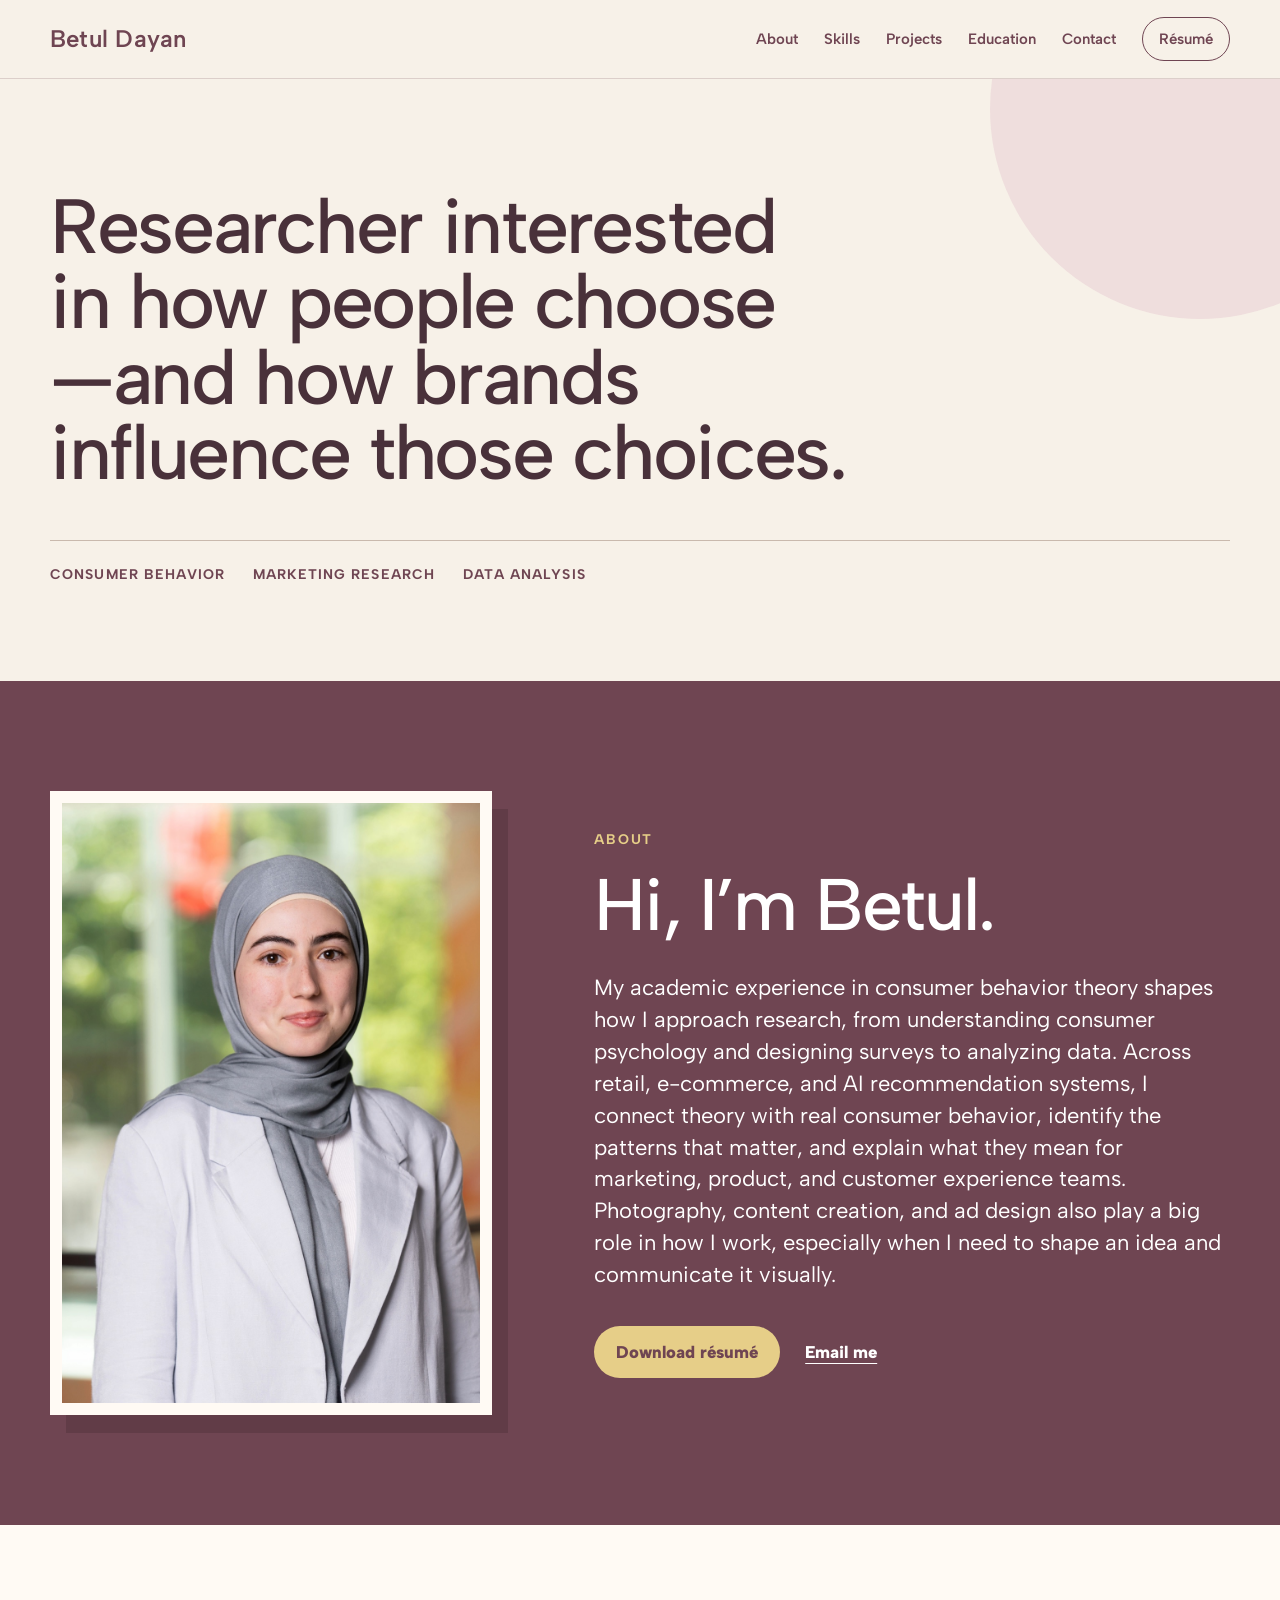
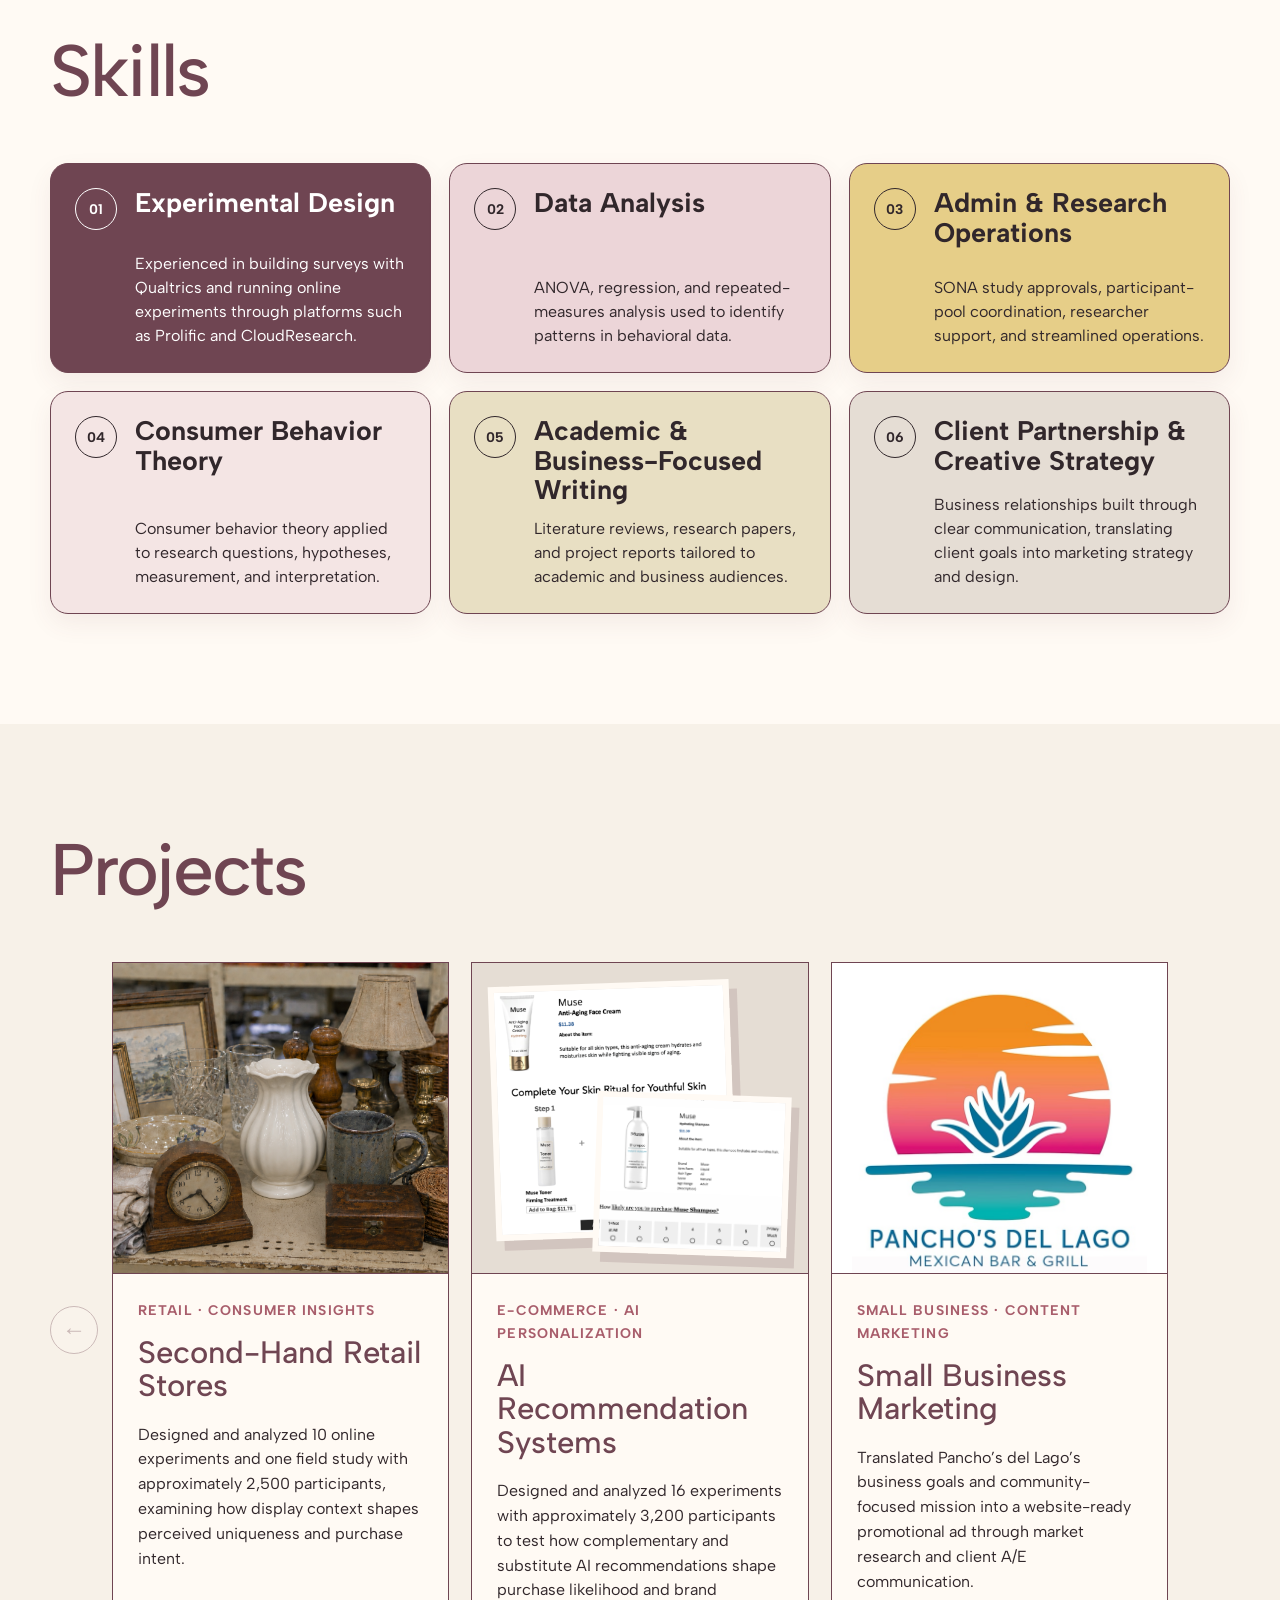
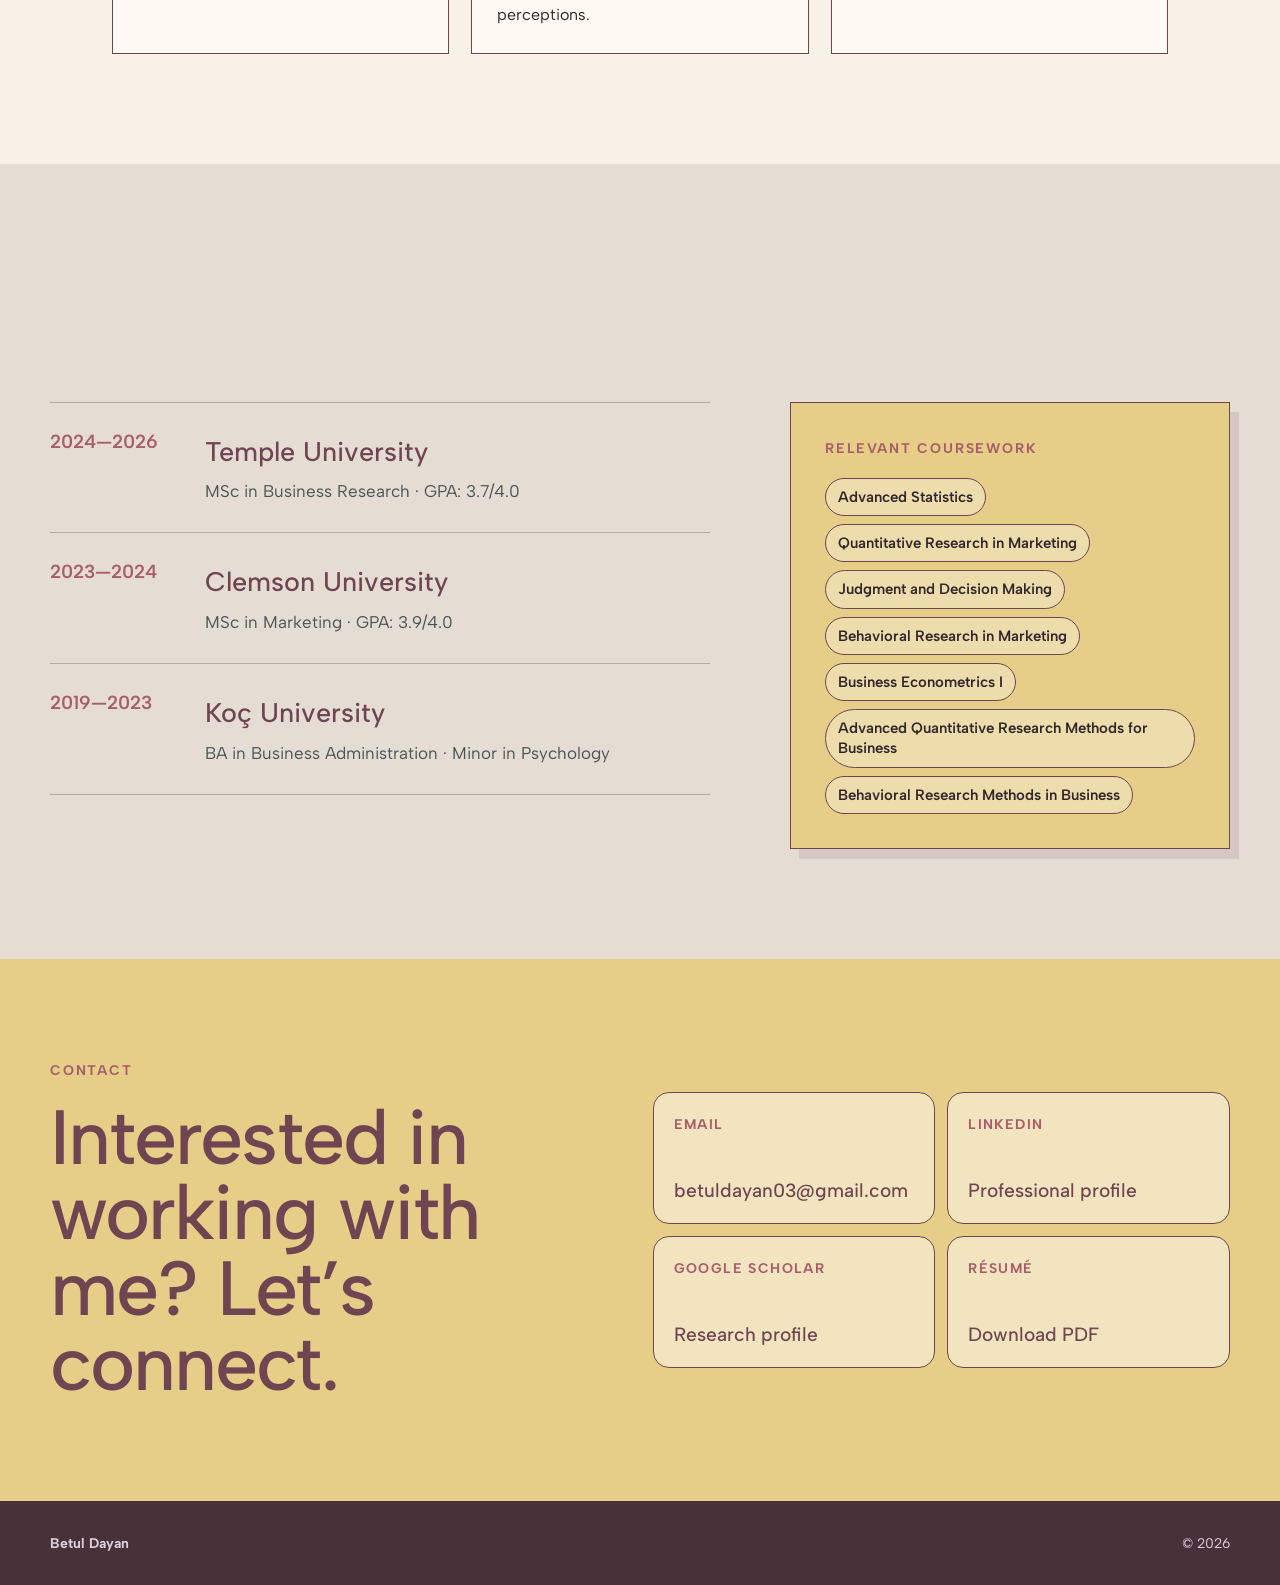
<file: index.html>
<!doctype html>
<html lang="en">
  <head>
    <meta charset="utf-8" />
    <meta name="viewport" content="width=device-width, initial-scale=1" />
    <meta name="description" content="Betul Dayan is a consumer researcher connecting behavioral theory, data, and creative marketing strategy." />
    <title>Betul Dayan | Consumer Researcher</title>
    <link rel="stylesheet" href="styles.css?v=22" />
    <script defer src="script.js?v=2"></script>
  </head>
  <body id="top">
    <a class="skip-link" href="#main">Skip to content</a>
    <header class="site-header">
      <div class="shell nav-row">
        <a class="wordmark" href="index.html" aria-label="Betul Dayan home"><strong>Betul Dayan</strong></a>
        <button class="menu-button" type="button" aria-expanded="false" aria-controls="site-nav"><span></span><span></span><span class="sr-only">Open navigation</span></button>
        <nav id="site-nav" class="site-nav" aria-label="Primary navigation">
          <a href="#about">About</a><a href="#capabilities">Skills</a><a href="#work">Projects</a><a href="#experience">Education</a><a href="#contact">Contact</a><a class="nav-pill" href="assets/Betul_Dayan_Resume.pdf" download>Résumé</a>
        </nav>
      </div>
    </header>

    <main id="main">
      <section class="home-hero">
        <div class="shell">
          <h1 class="reveal intro-title">Researcher interested in how people choose—and how brands influence those choices.</h1>
          <div class="hero-meta reveal"><span>Consumer behavior</span><span>Marketing research</span><span>Data analysis</span></div>
        </div>
      </section>

      <section class="about-section" id="about">
        <div class="shell about-layout">
          <figure class="about-photo reveal"><div class="about-photo-frame"><img src="assets/betul-dayan-portrait.jpg" alt="Portrait of Betul Dayan" /></div></figure>
          <div class="about-copy reveal">
            <p class="section-label">About</p>
            <h2>Hi, I’m Betul.</h2>
            <p class="about-lede">My academic experience in consumer behavior theory shapes how I approach research, from understanding consumer psychology and designing surveys to analyzing data. Across retail, e-commerce, and AI recommendation systems, I connect theory with real consumer behavior, identify the patterns that matter, and explain what they mean for marketing, product, and customer experience teams. Photography, content creation, and ad design also play a big role in how I work, especially when I need to shape an idea and communicate it visually.</p>
            <div class="button-row"><a class="button primary-button" href="assets/Betul_Dayan_Resume.pdf" download>Download résumé</a><a class="text-link" href="mailto:betuldayan03@gmail.com">Email me</a></div>
          </div>
        </div>
      </section>

      <section class="capabilities-section" id="capabilities">
        <div class="shell">
          <div class="section-heading reveal"><h2>Skills</h2></div>
          <div class="capability-grid">
            <article class="capability-card plum-card reveal"><span>01</span><h3>Experimental Design</h3><p>Experienced in building surveys with Qualtrics and running online experiments through platforms such as Prolific and CloudResearch.</p></article>
            <article class="capability-card coral-card reveal"><span>02</span><h3>Data Analysis</h3><p>ANOVA, regression, and repeated-measures analysis used to identify patterns in behavioral data.</p></article>
            <article class="capability-card yellow-card reveal"><span>03</span><h3>Admin &amp; Research Operations</h3><p>SONA study approvals, participant-pool coordination, researcher support, and streamlined operations.</p></article>
            <article class="capability-card rose-card reveal"><span>04</span><h3>Consumer Behavior Theory</h3><p>Consumer behavior theory applied to research questions, hypotheses, measurement, and interpretation.</p></article>
            <article class="capability-card oat-card reveal"><span>05</span><h3>Academic &amp; Business-Focused Writing</h3><p>Literature reviews, research papers, and project reports tailored to academic and business audiences.</p></article>
            <article class="capability-card blue-card reveal"><span>06</span><h3>Client Partnership &amp; Creative Strategy</h3><p>Business relationships built through clear communication, translating client goals into marketing strategy and design.</p></article>
          </div>
        </div>
      </section>

      <section class="projects-section" id="work">
        <div class="shell">
          <div class="section-heading reveal"><h2>Projects</h2></div>
          <div class="project-carousel-layout">
            <button class="carousel-button reveal" type="button" data-project-previous aria-label="Show previous projects" aria-controls="project-carousel-track">←</button>
            <div class="project-carousel">
              <div class="project-grid" id="project-carousel-track" data-project-track>
            <a class="project-card reveal" href="thrift-retail.html">
              <div class="project-image"><img src="assets/mixed-display.png" alt="Secondhand retail product display" /></div>
              <div class="project-copy"><p>Retail · Consumer insights</p><h3>Second-Hand Retail Stores</h3><span class="project-summary">Designed and analyzed 10 online experiments and one field study with approximately 2,500 participants, examining how display context shapes perceived uniqueness and purchase intent.</span></div>
            </a>
            <a class="project-card reveal" href="recommendation-systems.html">
              <div class="project-image recommendation-gallery"><img class="gallery-main" src="assets/recommendation-ritual.png" alt="Complementary skincare product recommendation example" /><img class="gallery-secondary" src="assets/recommendation-survey.png" alt="Purchase-likelihood survey for a recommended product" /></div>
              <div class="project-copy"><p>E-commerce · AI personalization</p><h3>AI Recommendation Systems</h3><span class="project-summary">Designed and analyzed 16 experiments with approximately 3,200 participants to test how complementary and substitute AI recommendations shape purchase likelihood and brand perceptions.</span></div>
            </a>
            <a class="project-card reveal" href="small-business-marketing.html">
              <div class="project-image small-business-image"><img src="assets/panchos-del-lago.jpg" alt="Pancho's del Lago Mexican Bar and Grill logo" /></div>
              <div class="project-copy"><p>Small business · Content marketing</p><h3>Small Business Marketing</h3><span class="project-summary">Translated Pancho’s del Lago’s business goals and community-focused mission into a website-ready promotional ad through market research and client A/E communication.</span></div>
            </a>
            <a class="project-card reveal" href="research-operations.html">
              <div class="project-image sona-image"><img src="assets/sona-systems-logo.png" alt="SONA Systems logo" /></div>
              <div class="project-copy"><p>Research operations · Data quality</p><h3>SONA Participant Pool Administrator</h3><span class="project-summary">Managed study approvals, participant-pool processes, and researcher support while maintaining clear operations and strong data-quality standards.</span></div>
            </a>
            <a class="project-card reveal" href="https://www.routledge.com/The-Darker-Side-of-Social-Media-Consumer-Psychology-and-Mental-Health/CloseScheinbaum/p/book/9781032530673" target="_blank" rel="noreferrer">
              <div class="project-image book-cover-image"><img src="assets/published-work-cover.jpg" alt="Cover of The Darker Side of Social Media: Consumer Psychology and Mental Health" /></div>
              <div class="project-copy"><p>Published book chapter</p><h3>Published Work</h3><span class="project-summary">Contributed published research on consumer psychology, social media, and mental health to an edited Routledge volume.</span></div>
            </a>
            <a class="project-card reveal" href="photography.html">
              <div class="project-image photography-image"><img src="assets/photography-cover.jpg" alt="Autumn trees and a cyclist on a wooded path" /></div>
              <div class="project-copy"><p>Photography · Personal work</p><h3>Photography</h3><span class="project-summary">Built a personal photography practice centered on nature, everyday life, visual storytelling, and thoughtful composition.</span></div>
            </a>
              </div>
            </div>
            <button class="carousel-button reveal" type="button" data-project-next aria-label="Show more projects" aria-controls="project-carousel-track">→</button>
          </div>
        </div>
      </section>

      <section class="experience-section" id="experience">
        <div class="shell">
          <div class="section-heading reveal"><h2>Education</h2></div>
          <div class="experience-grid">
            <div class="experience-list reveal">
              <article><time>2024—2026</time><div><h3>Temple University</h3><p>MSc in Business Research · GPA: 3.7/4.0</p></div></article>
              <article><time>2023—2024</time><div><h3>Clemson University</h3><p>MSc in Marketing · GPA: 3.9/4.0</p></div></article>
              <article><time>2019—2023</time><div><h3>Koç University</h3><p>BA in Business Administration · Minor in Psychology</p></div></article>
            </div>
            <aside class="skills-panel reveal"><p class="section-label">Relevant Coursework</p><div class="skill-list"><span>Advanced Statistics</span><span>Quantitative Research in Marketing</span><span>Judgment and Decision Making</span><span>Behavioral Research in Marketing</span><span>Business Econometrics I</span><span>Advanced Quantitative Research Methods for Business</span><span>Behavioral Research Methods in Business</span></div></aside>
          </div>
        </div>
      </section>

      <section class="contact-section" id="contact">
        <div class="shell contact-layout">
          <div class="reveal"><p class="section-label">Contact</p><h2>Interested in working with me? Let’s connect.</h2></div>
          <div class="contact-links reveal" aria-label="Contact links">
            <a class="contact-item" href="mailto:betuldayan03@gmail.com"><span>Email</span><strong>betuldayan03@gmail.com</strong></a>
            <a class="contact-item" href="https://www.linkedin.com/in/bet%C3%BCl-dayan-8858511b4/" target="_blank" rel="noreferrer"><span>LinkedIn</span><strong>Professional profile</strong></a>
            <a class="contact-item" href="https://scholar.google.com/citations?user=Qx0pr64AAAAJ&hl=en" target="_blank" rel="noreferrer"><span>Google Scholar</span><strong>Research profile</strong></a>
            <a class="contact-item" href="assets/Betul_Dayan_Resume.pdf" download><span>Résumé</span><strong>Download PDF</strong></a>
          </div>
        </div>
      </section>
    </main>
    <footer><div class="shell footer-row"><strong>Betul Dayan</strong><span>© <span id="year"></span></span></div></footer>
  </body>
</html>
</file>
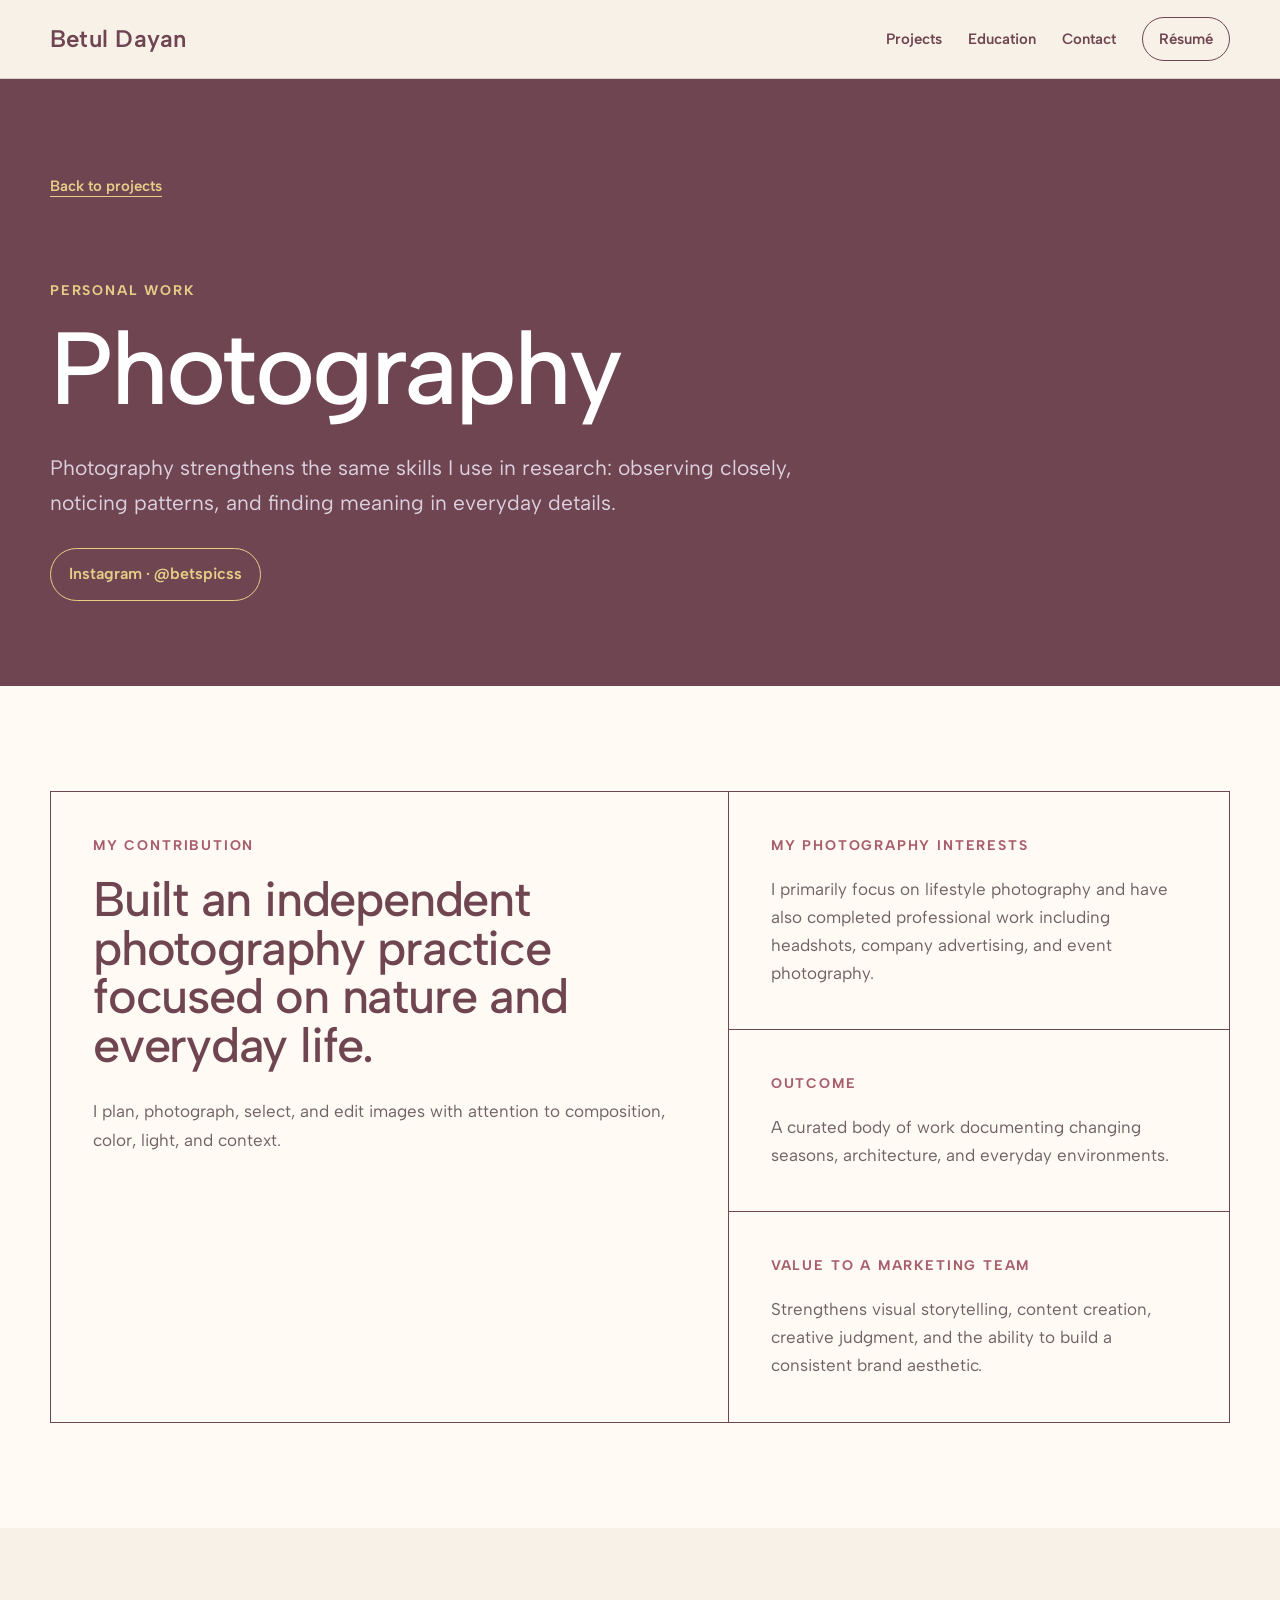
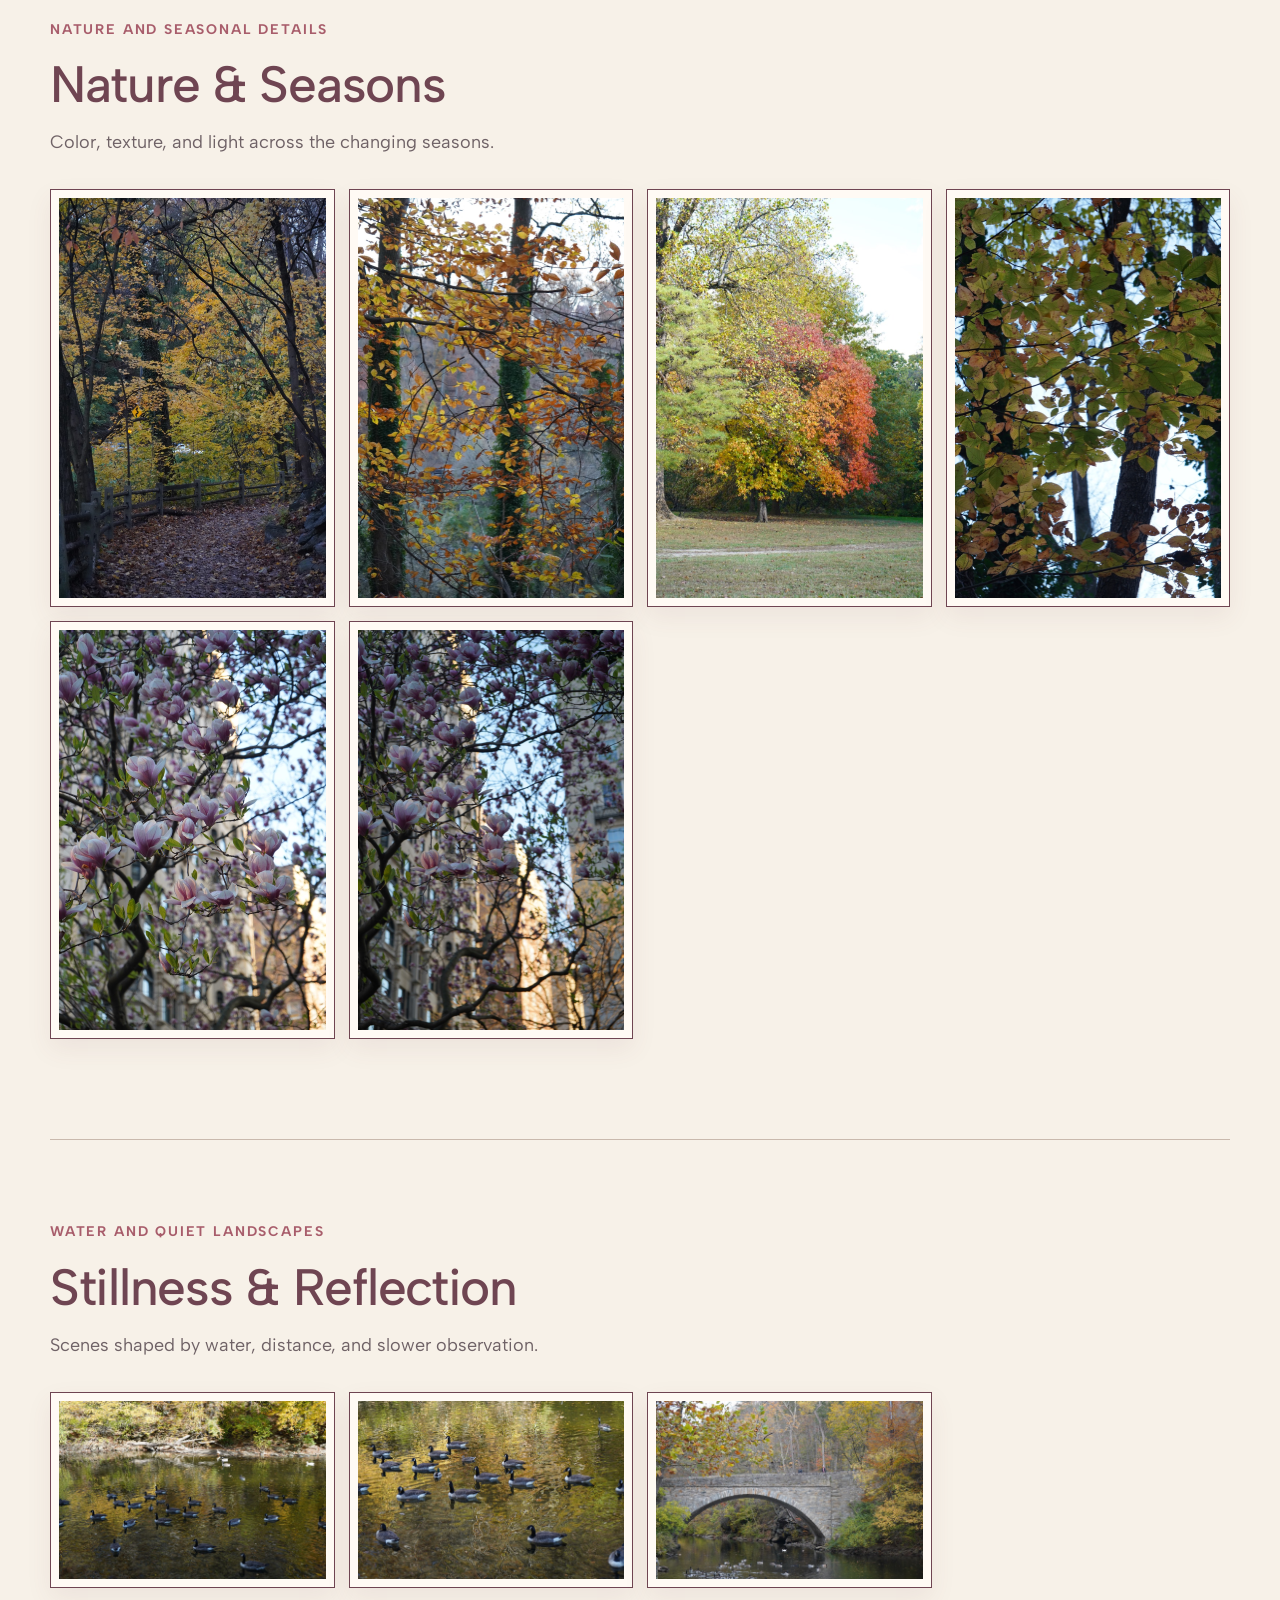
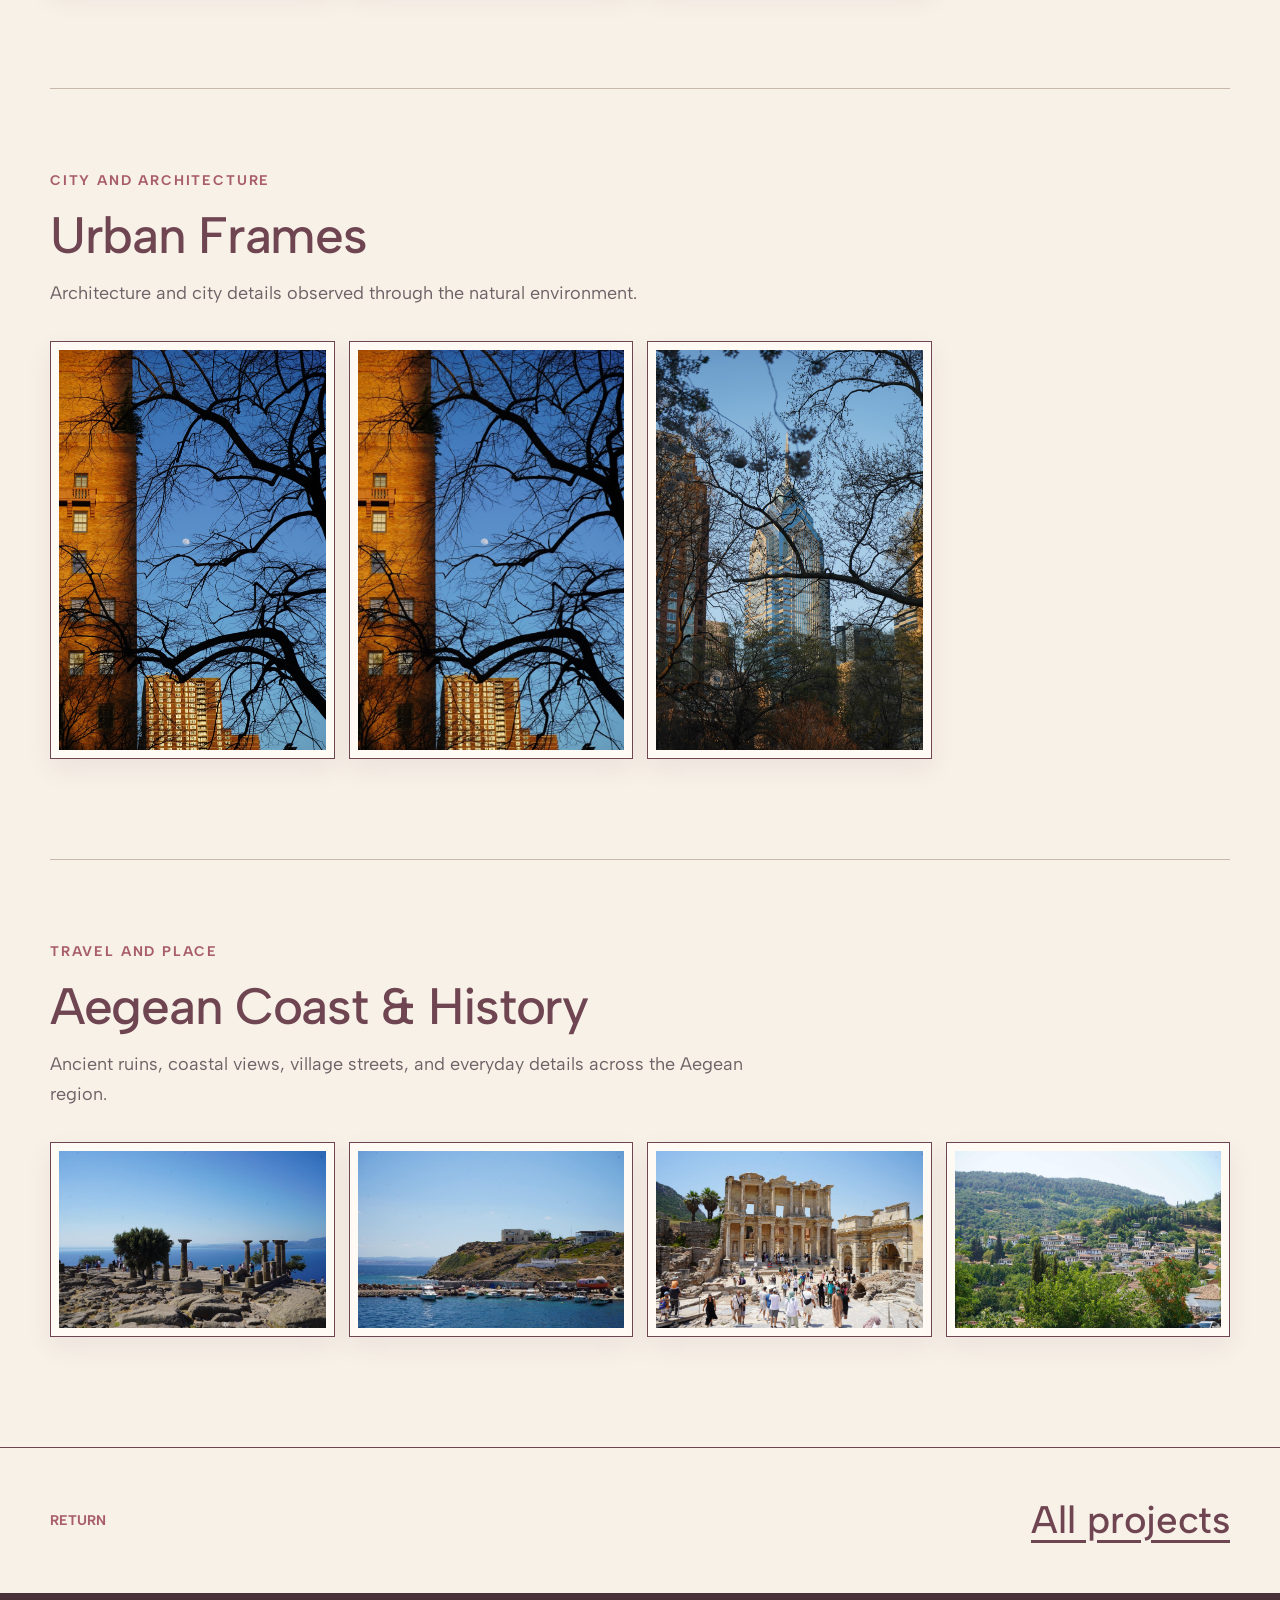
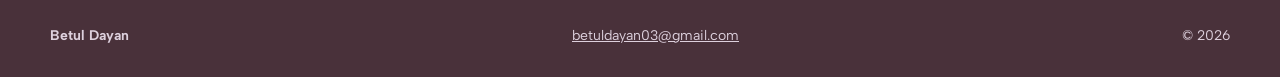
<file: photography.html>
<!doctype html>
<html lang="en">
  <head>
    <meta charset="utf-8" />
    <meta name="viewport" content="width=device-width, initial-scale=1" />
    <meta name="description" content="A selection of photography by Betul Dayan." />
    <title>Photography | Betul Dayan</title>
    <link rel="stylesheet" href="styles.css?v=27" />
    <script defer src="script.js?v=2"></script>
  </head>
  <body>
    <a class="skip-link" href="#main">Skip to content</a>
    <header class="site-header"><div class="shell nav-row"><a class="wordmark" href="index.html"><strong>Betul Dayan</strong></a><button class="menu-button" type="button" aria-expanded="false" aria-controls="site-nav"><span></span><span></span><span class="sr-only">Open navigation</span></button><nav id="site-nav" class="site-nav"><a href="index.html#work">Projects</a><a href="index.html#experience">Education</a><a href="index.html#contact">Contact</a><a class="nav-pill" href="assets/Betul_Dayan_Resume.pdf" download>Résumé</a></nav></div></header>
    <main id="main">
      <section class="photography-hero"><div class="shell"><a class="back-link" href="index.html#work">Back to projects</a><p class="eyebrow">Personal work</p><h1>Photography</h1><p class="photography-intro">Photography strengthens the same skills I use in research: observing closely, noticing patterns, and finding meaning in everyday details.</p><a class="photography-instagram" href="https://www.instagram.com/betspicss/" target="_blank" rel="noreferrer">Instagram · @betspicss</a></div></section>
      <section class="project-details photography-details"><div class="shell detail-grid"><article><p class="section-label">My contribution</p><h2>Built an independent photography practice focused on nature and everyday life.</h2><p>I plan, photograph, select, and edit images with attention to composition, color, light, and context.</p></article><article><p class="section-label">My photography interests</p><p>I primarily focus on lifestyle photography and have also completed professional work including headshots, company advertising, and event photography.</p></article><article><p class="section-label">Outcome</p><p>A curated body of work documenting changing seasons, architecture, and everyday environments.</p></article><article><p class="section-label">Value to a marketing team</p><p>Strengthens visual storytelling, content creation, creative judgment, and the ability to build a consistent brand aesthetic.</p></article></div></section>
      <section class="photography-gallery-section" aria-label="Photography albums">
        <div class="shell">
          <article class="photography-album">
            <header class="photography-album-heading"><p class="section-label">Nature and seasonal details</p><h2>Nature &amp; Seasons</h2><p>Color, texture, and light across the changing seasons.</p></header>
            <div class="photography-grid">
              <figure><a href="assets/photo-autumn-path.jpg" target="_blank" rel="noreferrer"><img src="assets/photo-autumn-path.jpg" alt="A winding woodland path beneath autumn foliage" loading="lazy" decoding="async" /></a></figure>
              <figure><a href="assets/photo-autumn-leaves.jpg" target="_blank" rel="noreferrer"><img src="assets/photo-autumn-leaves.jpg" alt="Layers of yellow and copper leaves between tree trunks" loading="lazy" decoding="async" /></a></figure>
              <figure><a href="assets/photo-autumn-trees.jpg" target="_blank" rel="noreferrer"><img src="assets/photo-autumn-trees.jpg" alt="Tall trees surrounded by warm autumn foliage" loading="lazy" decoding="async" /></a></figure>
              <figure><a href="assets/photo-green-canopy.jpg" target="_blank" rel="noreferrer"><img src="assets/photo-green-canopy.jpg" alt="Green and amber leaves forming a dense forest canopy" loading="lazy" decoding="async" /></a></figure>
              <figure><a href="assets/photo-magnolias-close.jpg" target="_blank" rel="noreferrer"><img src="assets/photo-magnolias-close.jpg" alt="Pink magnolia blossoms against a softly blurred city background" loading="lazy" decoding="async" /></a></figure>
              <figure><a href="assets/photo-magnolias-wide.jpg" target="_blank" rel="noreferrer"><img src="assets/photo-magnolias-wide.jpg" alt="A canopy of pink magnolia blossoms framed by city buildings" loading="lazy" decoding="async" /></a></figure>
            </div>
          </article>
          <article class="photography-album">
            <header class="photography-album-heading"><p class="section-label">Water and quiet landscapes</p><h2>Stillness &amp; Reflection</h2><p>Scenes shaped by water, distance, and slower observation.</p></header>
            <div class="photography-grid">
              <figure><a href="assets/photo-pond-shore.jpg" target="_blank" rel="noreferrer"><img src="assets/photo-pond-shore.jpg" alt="A quiet pond shoreline surrounded by trees" loading="lazy" decoding="async" /></a></figure>
              <figure><a href="assets/photo-geese-reflections.jpg" target="_blank" rel="noreferrer"><img src="assets/photo-geese-reflections.jpg" alt="Geese moving across reflective water" loading="lazy" decoding="async" /></a></figure>
              <figure><a href="assets/photo-bridge-landscape.jpg" target="_blank" rel="noreferrer"><img src="assets/photo-bridge-landscape.jpg" alt="A bridge extending across a natural landscape" loading="lazy" decoding="async" /></a></figure>
            </div>
          </article>
          <article class="photography-album">
            <header class="photography-album-heading"><p class="section-label">City and architecture</p><h2>Urban Frames</h2><p>Architecture and city details observed through the natural environment.</p></header>
            <div class="photography-grid">
              <figure><a href="assets/photo-moon-building.jpg" target="_blank" rel="noreferrer"><img src="assets/photo-moon-building.jpg" alt="The moon framed by bare branches beside a sunlit brick building" loading="lazy" decoding="async" /></a></figure>
              <figure><a href="assets/photo-moon-architecture.jpg" target="_blank" rel="noreferrer"><img src="assets/photo-moon-architecture.jpg" alt="The moon framed by bare branches and urban architecture" loading="lazy" decoding="async" /></a></figure>
              <figure><a href="assets/photo-city-spire.jpg" target="_blank" rel="noreferrer"><img src="assets/photo-city-spire.jpg" alt="A glass city tower and spire viewed through tree branches" loading="lazy" decoding="async" /></a></figure>
            </div>
          </article>
          <article class="photography-album">
            <header class="photography-album-heading"><p class="section-label">Travel and place</p><h2>Aegean Coast &amp; History</h2><p>Ancient ruins, coastal views, village streets, and everyday details across the Aegean region.</p></header>
            <div class="photography-grid">
              <figure><a href="assets/ege-02558.jpg" target="_blank" rel="noreferrer"><img src="assets/ege-02558.jpg" alt="Ancient stone columns overlooking the blue Aegean Sea" loading="lazy" decoding="async" /></a></figure>
              <figure><a href="assets/ege-02572.jpg" target="_blank" rel="noreferrer"><img src="assets/ege-02572.jpg" alt="Fishing boats and hillside homes along an Aegean harbor" loading="lazy" decoding="async" /></a></figure>
              <figure><a href="assets/ege-02591.jpg" target="_blank" rel="noreferrer"><img src="assets/ege-02591.jpg" alt="Ancient library ruins with visitors under a clear sky" loading="lazy" decoding="async" /></a></figure>
              <figure><a href="assets/ege-02589.jpg" target="_blank" rel="noreferrer"><img src="assets/ege-02589.jpg" alt="White village houses layered across a green hillside" loading="lazy" decoding="async" /></a></figure>
            </div>
          </article>
        </div>
      </section>
      <section class="next-project"><div class="shell"><span>Return</span><a href="index.html#work">All projects</a></div></section>
    </main>
    <footer><div class="shell footer-row"><strong>Betul Dayan</strong><a href="mailto:betuldayan03@gmail.com">betuldayan03@gmail.com</a><span>© <span id="year"></span></span></div></footer>
  </body>
</html>
</file>
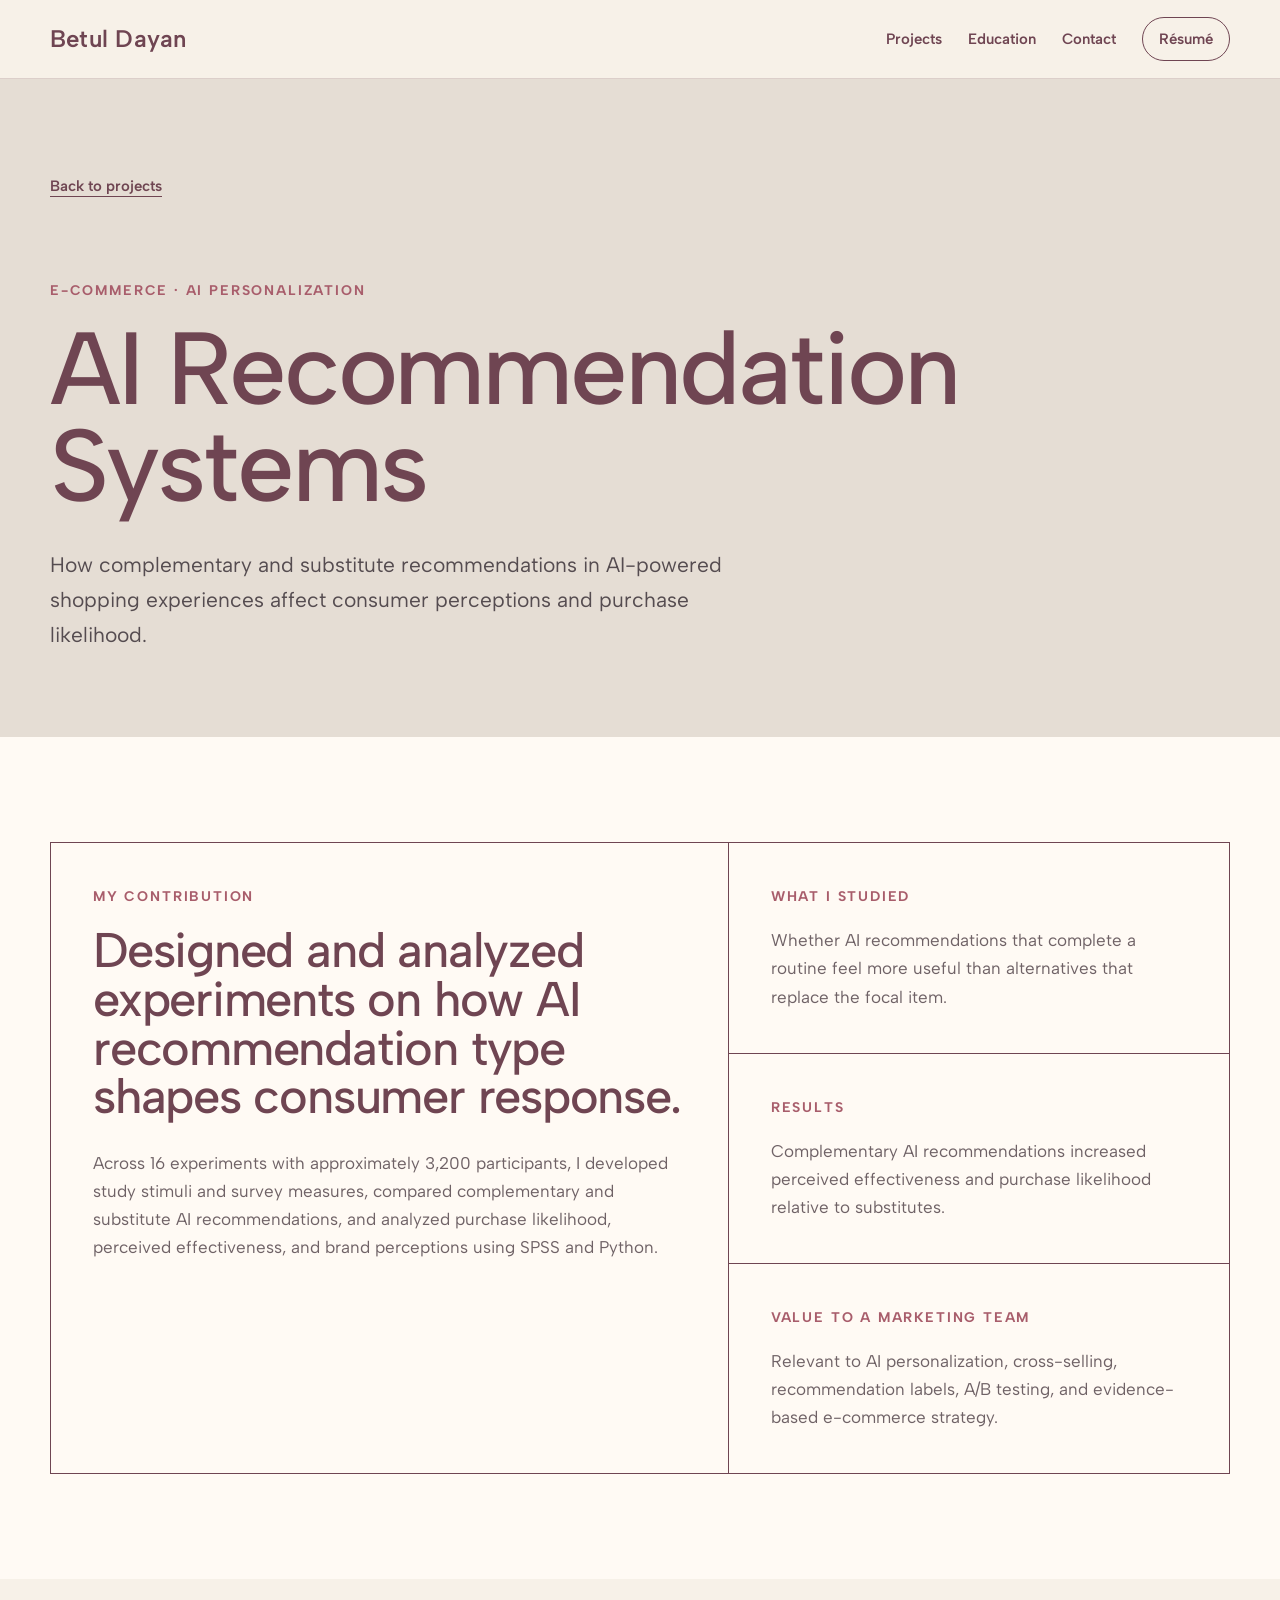
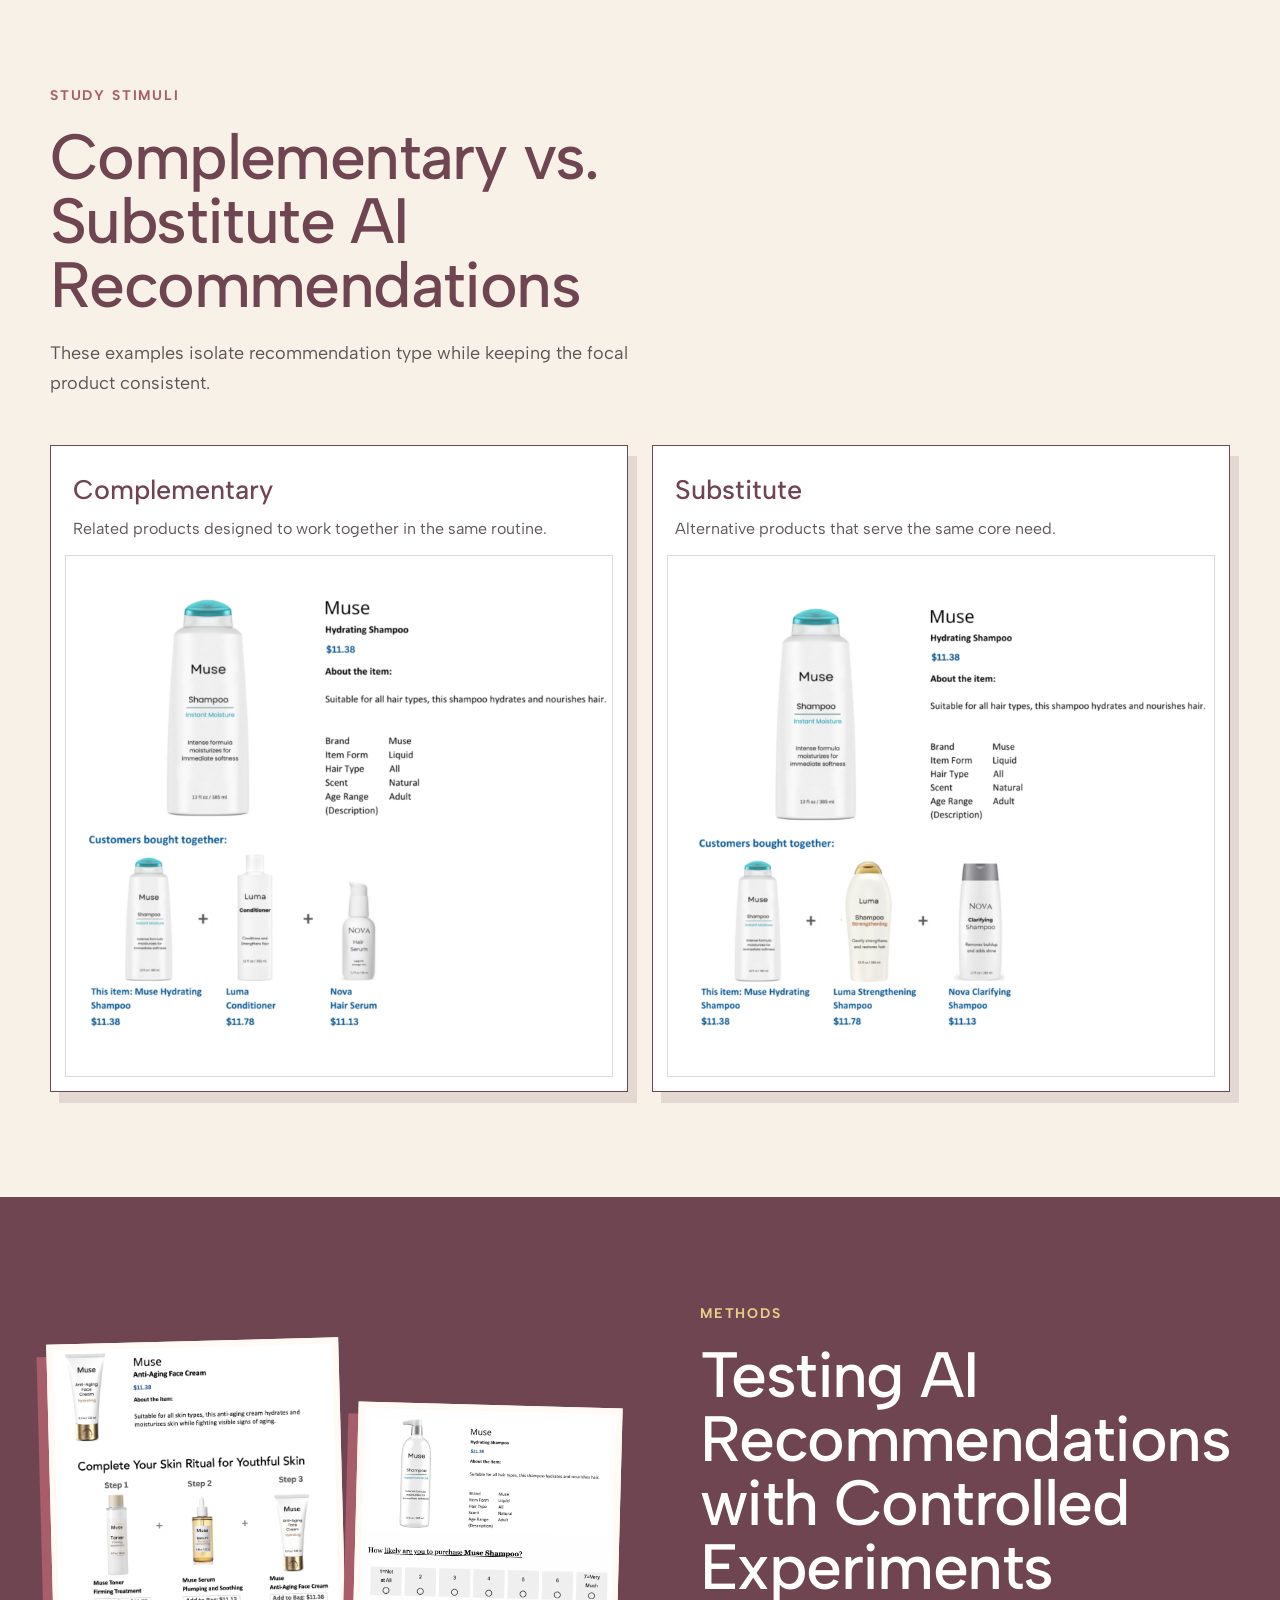
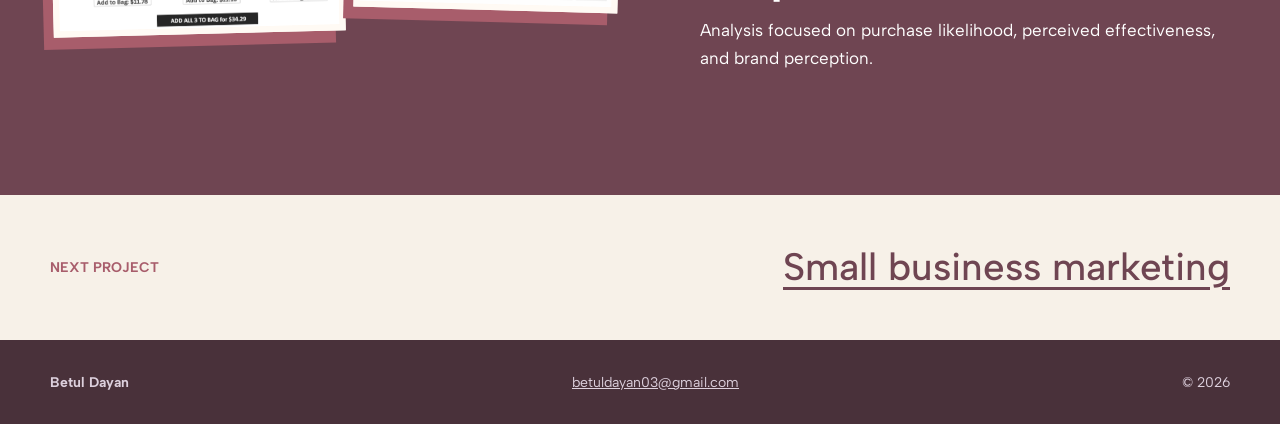
<file: recommendation-systems.html>
<!doctype html>
<html lang="en">
  <head><meta charset="utf-8" /><meta name="viewport" content="width=device-width, initial-scale=1" /><meta name="description" content="Consumer research case study on AI recommendation systems and personalization by Betul Dayan." /><title>AI Recommendation Systems | Betul Dayan</title><link rel="stylesheet" href="styles.css?v=21" /><script defer src="script.js"></script></head>
  <body id="top">
    <a class="skip-link" href="#main">Skip to content</a>
    <header class="site-header"><div class="shell nav-row"><a class="wordmark" href="index.html"><strong>Betul Dayan</strong></a><button class="menu-button" type="button" aria-expanded="false" aria-controls="site-nav"><span></span><span></span><span class="sr-only">Open navigation</span></button><nav id="site-nav" class="site-nav"><a href="index.html#work">Projects</a><a href="index.html#experience">Education</a><a href="index.html#contact">Contact</a><a class="nav-pill" href="assets/Betul_Dayan_Resume.pdf" download>Résumé</a></nav></div></header>
    <main id="main">
      <section class="project-hero rec-hero"><div class="shell"><a class="back-link" href="index.html#work">Back to projects</a><p class="eyebrow">E-commerce · AI personalization</p><h1>AI Recommendation Systems</h1><p>How complementary and substitute recommendations in AI-powered shopping experiences affect consumer perceptions and purchase likelihood.</p></div></section>
      <section class="project-details"><div class="shell detail-grid"><article><p class="section-label">My contribution</p><h2>Designed and analyzed experiments on how AI recommendation type shapes consumer response.</h2><p>Across 16 experiments with approximately 3,200 participants, I developed study stimuli and survey measures, compared complementary and substitute AI recommendations, and analyzed purchase likelihood, perceived effectiveness, and brand perceptions using SPSS and Python.</p></article><article><p class="section-label">What I studied</p><p>Whether AI recommendations that complete a routine feel more useful than alternatives that replace the focal item.</p></article><article><p class="section-label">Results</p><p>Complementary AI recommendations increased perceived effectiveness and purchase likelihood relative to substitutes.</p></article><article><p class="section-label">Value to a marketing team</p><p>Relevant to AI personalization, cross-selling, recommendation labels, A/B testing, and evidence-based e-commerce strategy.</p></article></div></section>
      <section class="recommendation-comparison-section"><div class="shell"><div class="recommendation-comparison-intro"><p class="section-label">Study stimuli</p><h2>Complementary vs. Substitute AI Recommendations</h2><p>These examples isolate recommendation type while keeping the focal product consistent.</p></div><div class="recommendation-comparison-grid"><figure><figcaption><strong>Complementary</strong><span>Related products designed to work together in the same routine.</span></figcaption><a href="assets/recommendation-complementary.png" target="_blank" rel="noreferrer" aria-label="Open full-size complementary recommendation example"><img src="assets/recommendation-complementary.png" alt="Shampoo shown with complementary conditioner and hair serum recommendations" loading="lazy" decoding="async" /></a></figure><figure><figcaption><strong>Substitute</strong><span>Alternative products that serve the same core need.</span></figcaption><a href="assets/recommendation-substitute.png" target="_blank" rel="noreferrer" aria-label="Open full-size substitute recommendation example"><img src="assets/recommendation-substitute.png" alt="Shampoo shown with substitute shampoo recommendations" loading="lazy" decoding="async" /></a></figure></div></div></section>
      <section class="rec-showcase"><div class="shell rec-layout"><div class="recommendation-evidence-gallery"><figure><img src="assets/recommendation-ritual.png" alt="Complementary skincare product recommendation shown in the study" /></figure><figure><img src="assets/recommendation-survey.png" alt="Purchase-likelihood survey shown to study participants" /></figure></div><div><p class="section-label">Methods</p><h2>Testing AI Recommendations with Controlled Experiments</h2><p>Analysis focused on purchase likelihood, perceived effectiveness, and brand perception.</p></div></div></section>
      <section class="next-project"><div class="shell"><span>Next project</span><a href="small-business-marketing.html">Small business marketing</a></div></section>
    </main>
    <footer><div class="shell footer-row"><strong>Betul Dayan</strong><a href="mailto:betuldayan03@gmail.com">betuldayan03@gmail.com</a><span>© <span id="year"></span></span></div></footer>
  </body>
</html>
</file>
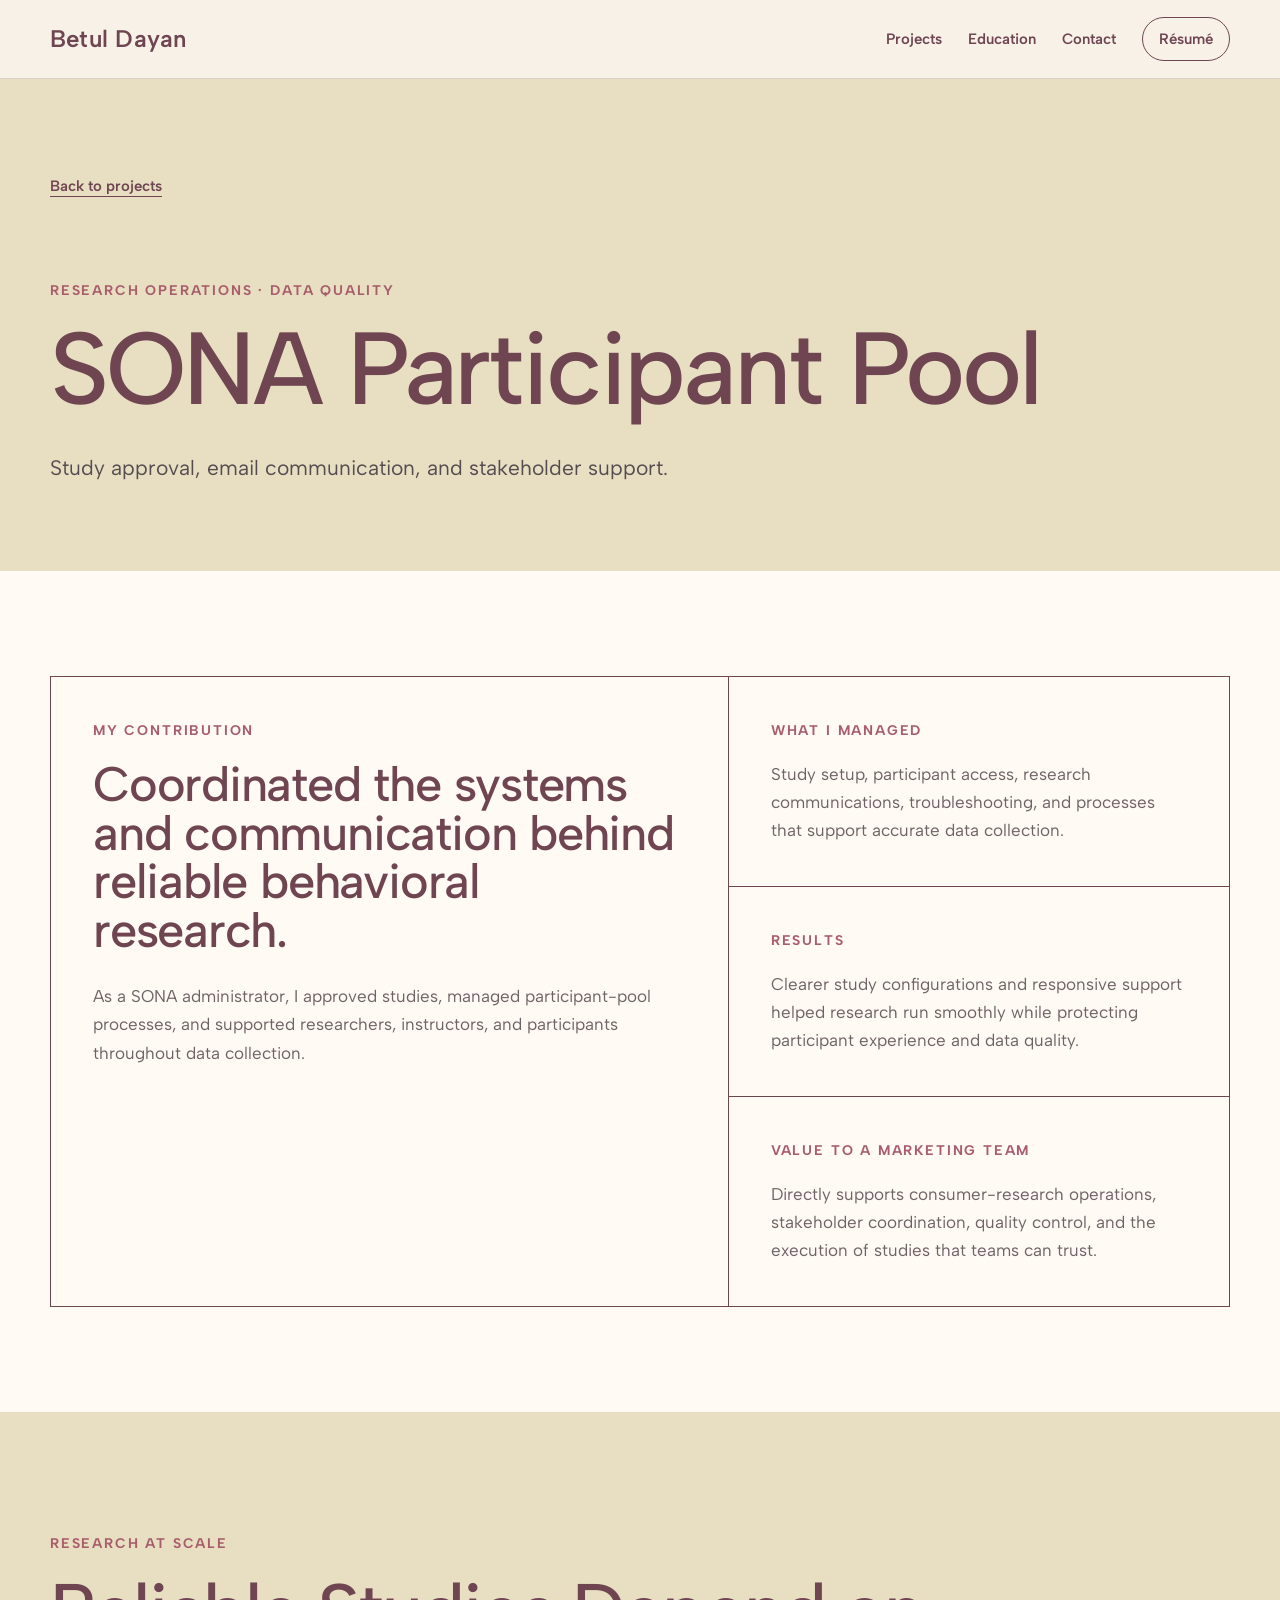
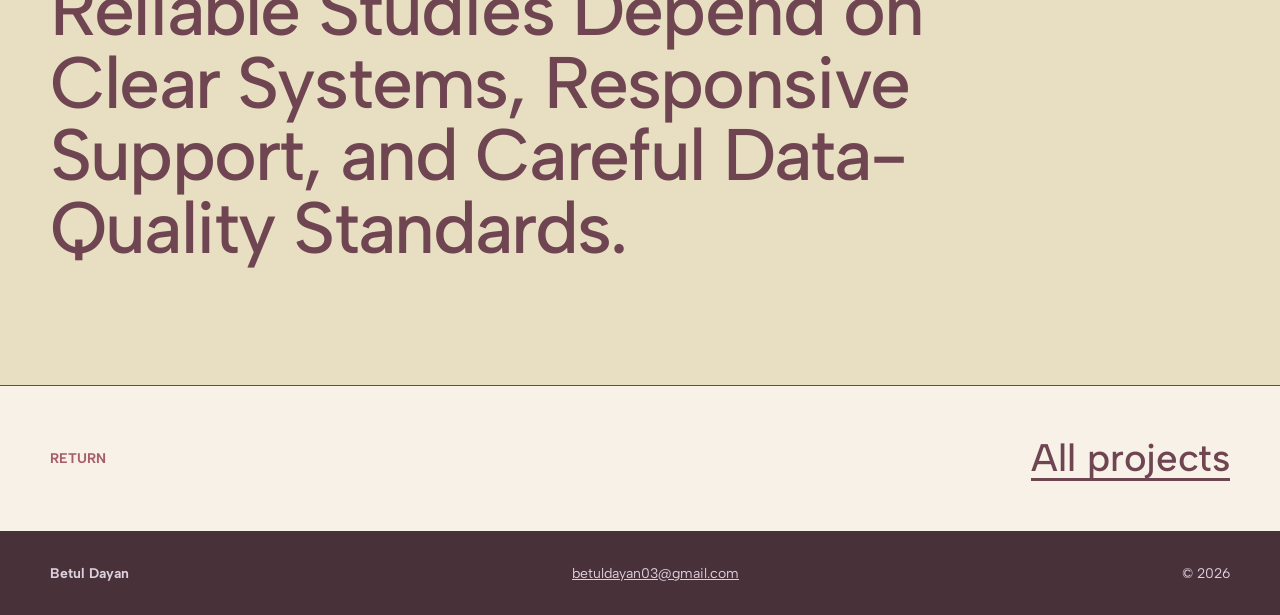
<file: research-operations.html>
<!doctype html>
<html lang="en">
  <head><meta charset="utf-8" /><meta name="viewport" content="width=device-width, initial-scale=1" /><meta name="description" content="Research operations experience managing the Temple University SONA participant pool." /><title>Research Operations | Betul Dayan</title><link rel="stylesheet" href="styles.css?v=21" /><script defer src="script.js"></script></head>
  <body id="top">
    <a class="skip-link" href="#main">Skip to content</a>
    <header class="site-header"><div class="shell nav-row"><a class="wordmark" href="index.html"><strong>Betul Dayan</strong></a><button class="menu-button" type="button" aria-expanded="false" aria-controls="site-nav"><span></span><span></span><span class="sr-only">Open navigation</span></button><nav id="site-nav" class="site-nav"><a href="index.html#work">Projects</a><a href="index.html#experience">Education</a><a href="index.html#contact">Contact</a><a class="nav-pill" href="assets/Betul_Dayan_Resume.pdf" download>Résumé</a></nav></div></header>
    <main id="main">
      <section class="project-hero ops-hero"><div class="shell"><a class="back-link" href="index.html#work">Back to projects</a><p class="eyebrow">Research operations · Data quality</p><h1>SONA Participant Pool</h1><p>Study approval, email communication, and stakeholder support.</p></div></section>
      <section class="project-details operations-details"><div class="shell detail-grid"><article><p class="section-label">My contribution</p><h2>Coordinated the systems and communication behind reliable behavioral research.</h2><p>As a SONA administrator, I approved studies, managed participant-pool processes, and supported researchers, instructors, and participants throughout data collection.</p></article><article><p class="section-label">What I managed</p><p>Study setup, participant access, research communications, troubleshooting, and processes that support accurate data collection.</p></article><article><p class="section-label">Results</p><p>Clearer study configurations and responsive support helped research run smoothly while protecting participant experience and data quality.</p></article><article><p class="section-label">Value to a marketing team</p><p>Directly supports consumer-research operations, stakeholder coordination, quality control, and the execution of studies that teams can trust.</p></article></div></section>
      <section class="operations-callout"><div class="shell"><p class="section-label">Research at scale</p><h2>Reliable Studies Depend on Clear Systems, Responsive Support, and Careful Data-Quality Standards.</h2></div></section>
      <section class="next-project"><div class="shell"><span>Return</span><a href="index.html#work">All projects</a></div></section>
    </main>
    <footer><div class="shell footer-row"><strong>Betul Dayan</strong><a href="mailto:betuldayan03@gmail.com">betuldayan03@gmail.com</a><span>© <span id="year"></span></span></div></footer>
  </body>
</html>
</file>
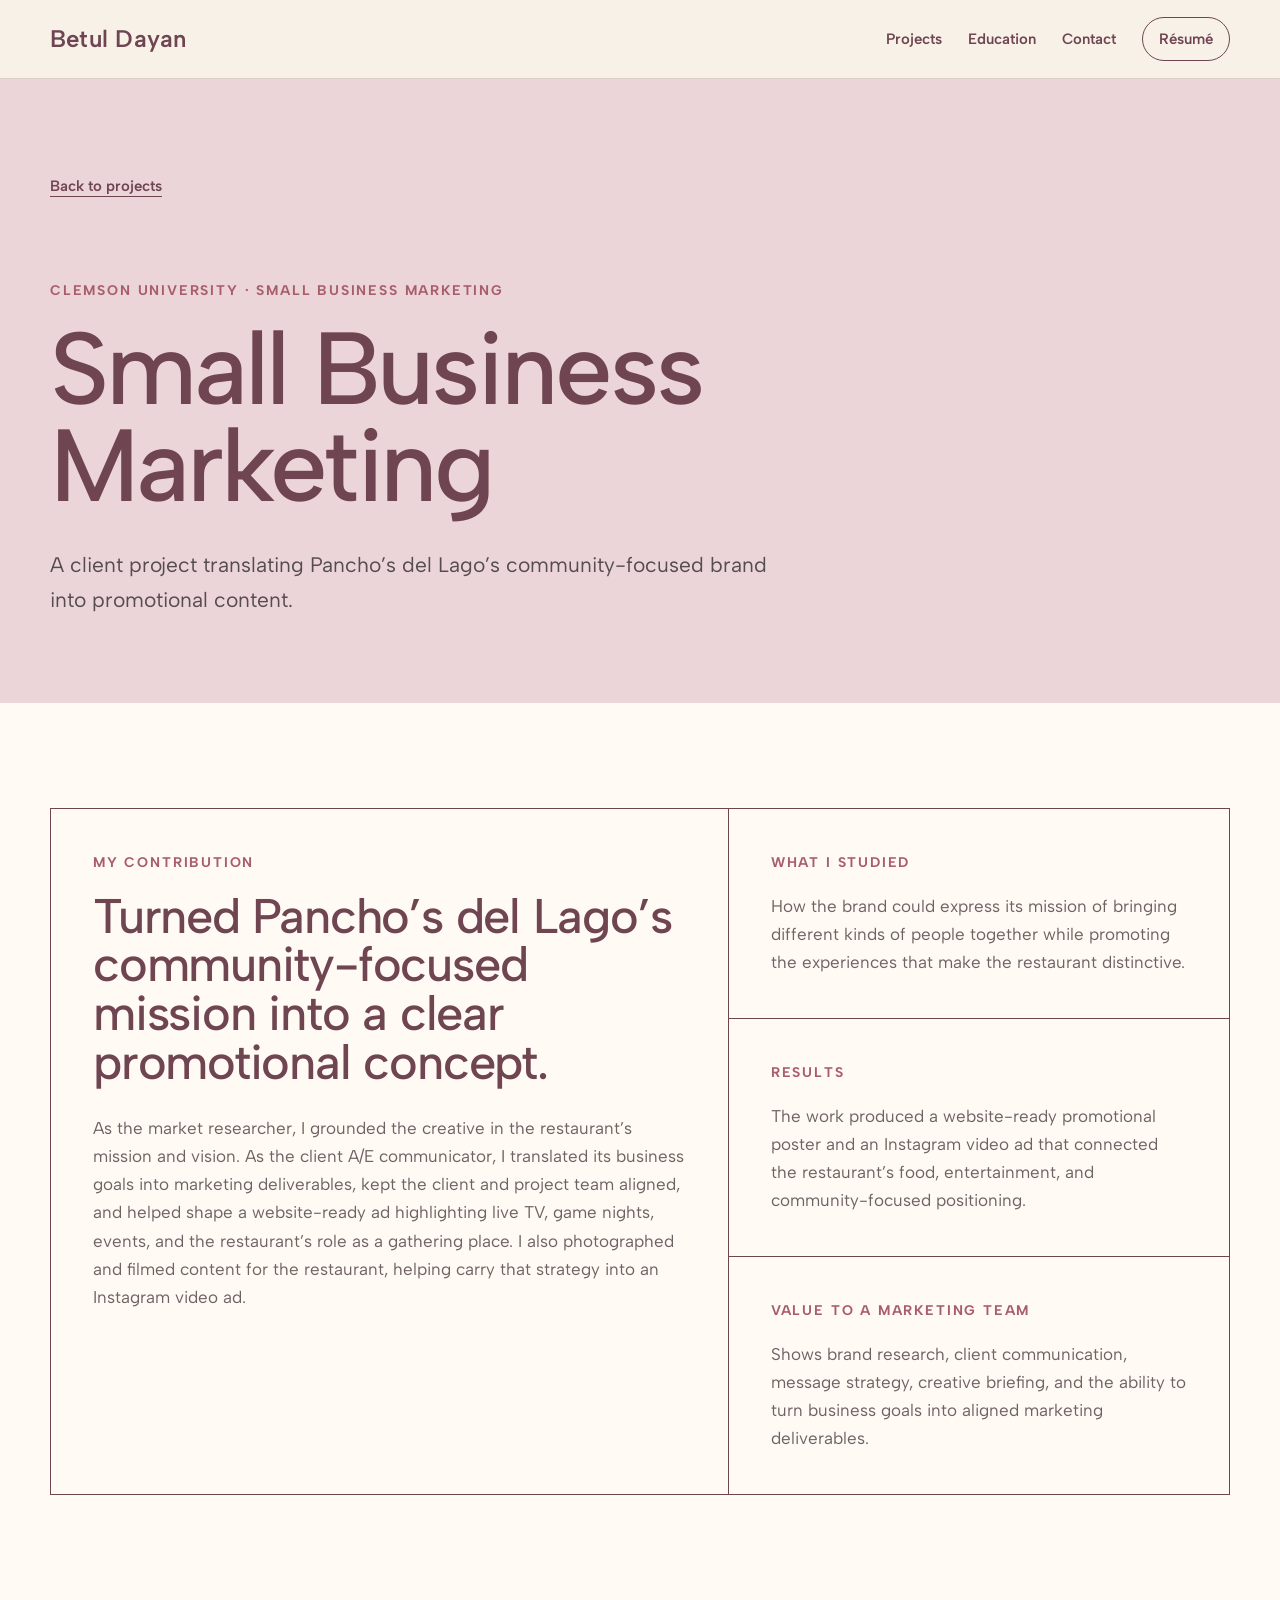
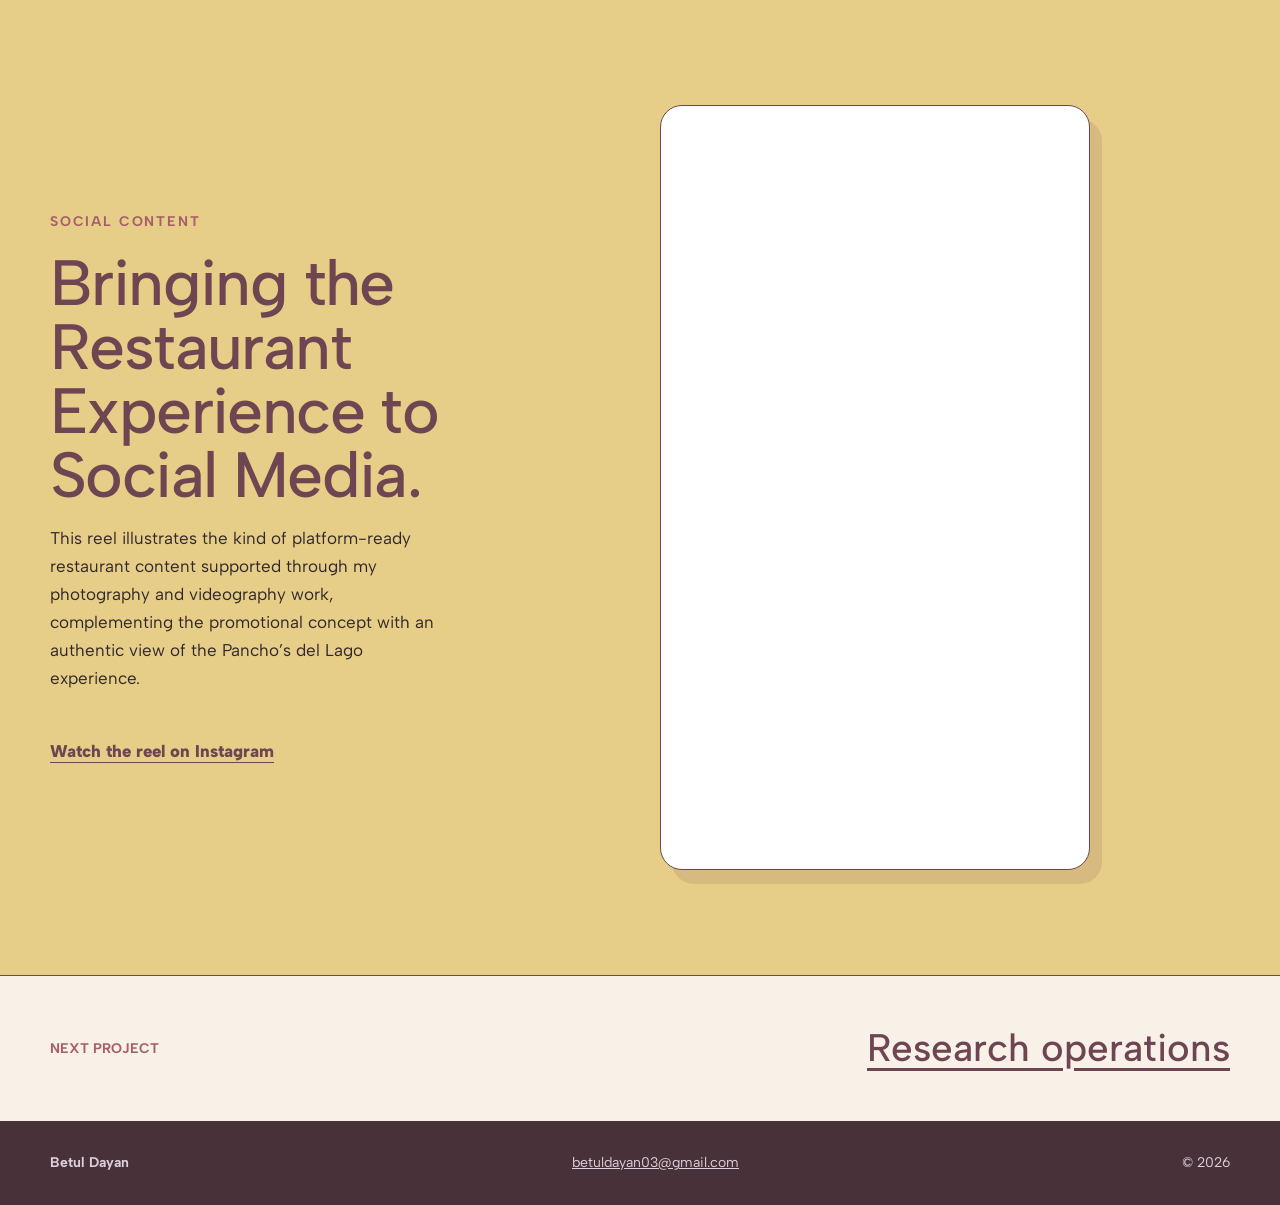
<file: small-business-marketing.html>
<!doctype html>
<html lang="en">
  <head><meta charset="utf-8" /><meta name="viewport" content="width=device-width, initial-scale=1" /><meta name="description" content="Small business marketing project for Pancho's del Lago by Betul Dayan." /><title>Small Business Marketing | Betul Dayan</title><link rel="stylesheet" href="styles.css?v=21" /><script defer src="script.js"></script></head>
  <body id="top">
    <a class="skip-link" href="#main">Skip to content</a>
    <header class="site-header"><div class="shell nav-row"><a class="wordmark" href="index.html"><strong>Betul Dayan</strong></a><button class="menu-button" type="button" aria-expanded="false" aria-controls="site-nav"><span></span><span></span><span class="sr-only">Open navigation</span></button><nav id="site-nav" class="site-nav"><a href="index.html#work">Projects</a><a href="index.html#experience">Education</a><a href="index.html#contact">Contact</a><a class="nav-pill" href="assets/Betul_Dayan_Resume.pdf" download>Résumé</a></nav></div></header>
    <main id="main">
      <section class="project-hero"><div class="shell"><a class="back-link" href="index.html#work">Back to projects</a><p class="eyebrow">Clemson University · Small business marketing</p><h1>Small Business Marketing</h1><p>A client project translating Pancho’s del Lago’s community-focused brand into promotional content.</p></div></section>
      <section class="project-details"><div class="shell detail-grid"><article><p class="section-label">My contribution</p><h2>Turned Pancho’s del Lago’s community-focused mission into a clear promotional concept.</h2><p>As the market researcher, I grounded the creative in the restaurant’s mission and vision. As the client A/E communicator, I translated its business goals into marketing deliverables, kept the client and project team aligned, and helped shape a website-ready ad highlighting live TV, game nights, events, and the restaurant’s role as a gathering place. I also photographed and filmed content for the restaurant, helping carry that strategy into an Instagram video ad.</p></article><article><p class="section-label">What I studied</p><p>How the brand could express its mission of bringing different kinds of people together while promoting the experiences that make the restaurant distinctive.</p></article><article><p class="section-label">Results</p><p>The work produced a website-ready promotional poster and an Instagram video ad that connected the restaurant’s food, entertainment, and community-focused positioning.</p></article><article><p class="section-label">Value to a marketing team</p><p>Shows brand research, client communication, message strategy, creative briefing, and the ability to turn business goals into aligned marketing deliverables.</p></article></div></section>
      <section class="project-demo-section social-content-showcase"><div class="shell demo-layout social-content-layout"><div><p class="section-label">Social content</p><h2>Bringing the Restaurant Experience to Social Media.</h2><p>This reel illustrates the kind of platform-ready restaurant content supported through my photography and videography work, complementing the promotional concept with an authentic view of the Pancho’s del Lago experience.</p><a class="text-link instagram-reel-link" href="https://www.instagram.com/reel/C-WIahphdtu/" target="_blank" rel="noopener noreferrer">Watch the reel on Instagram</a></div><div class="instagram-reel-frame"><iframe src="https://www.instagram.com/reel/C-WIahphdtu/embed/" title="Pancho's del Lago Instagram reel" loading="lazy" allow="encrypted-media; picture-in-picture; web-share" allowfullscreen></iframe></div></div></section>
      <section class="next-project"><div class="shell"><span>Next project</span><a href="research-operations.html">Research operations</a></div></section>
    </main>
    <footer><div class="shell footer-row"><strong>Betul Dayan</strong><a href="mailto:betuldayan03@gmail.com">betuldayan03@gmail.com</a><span>© <span id="year"></span></span></div></footer>
  </body>
</html>
</file>
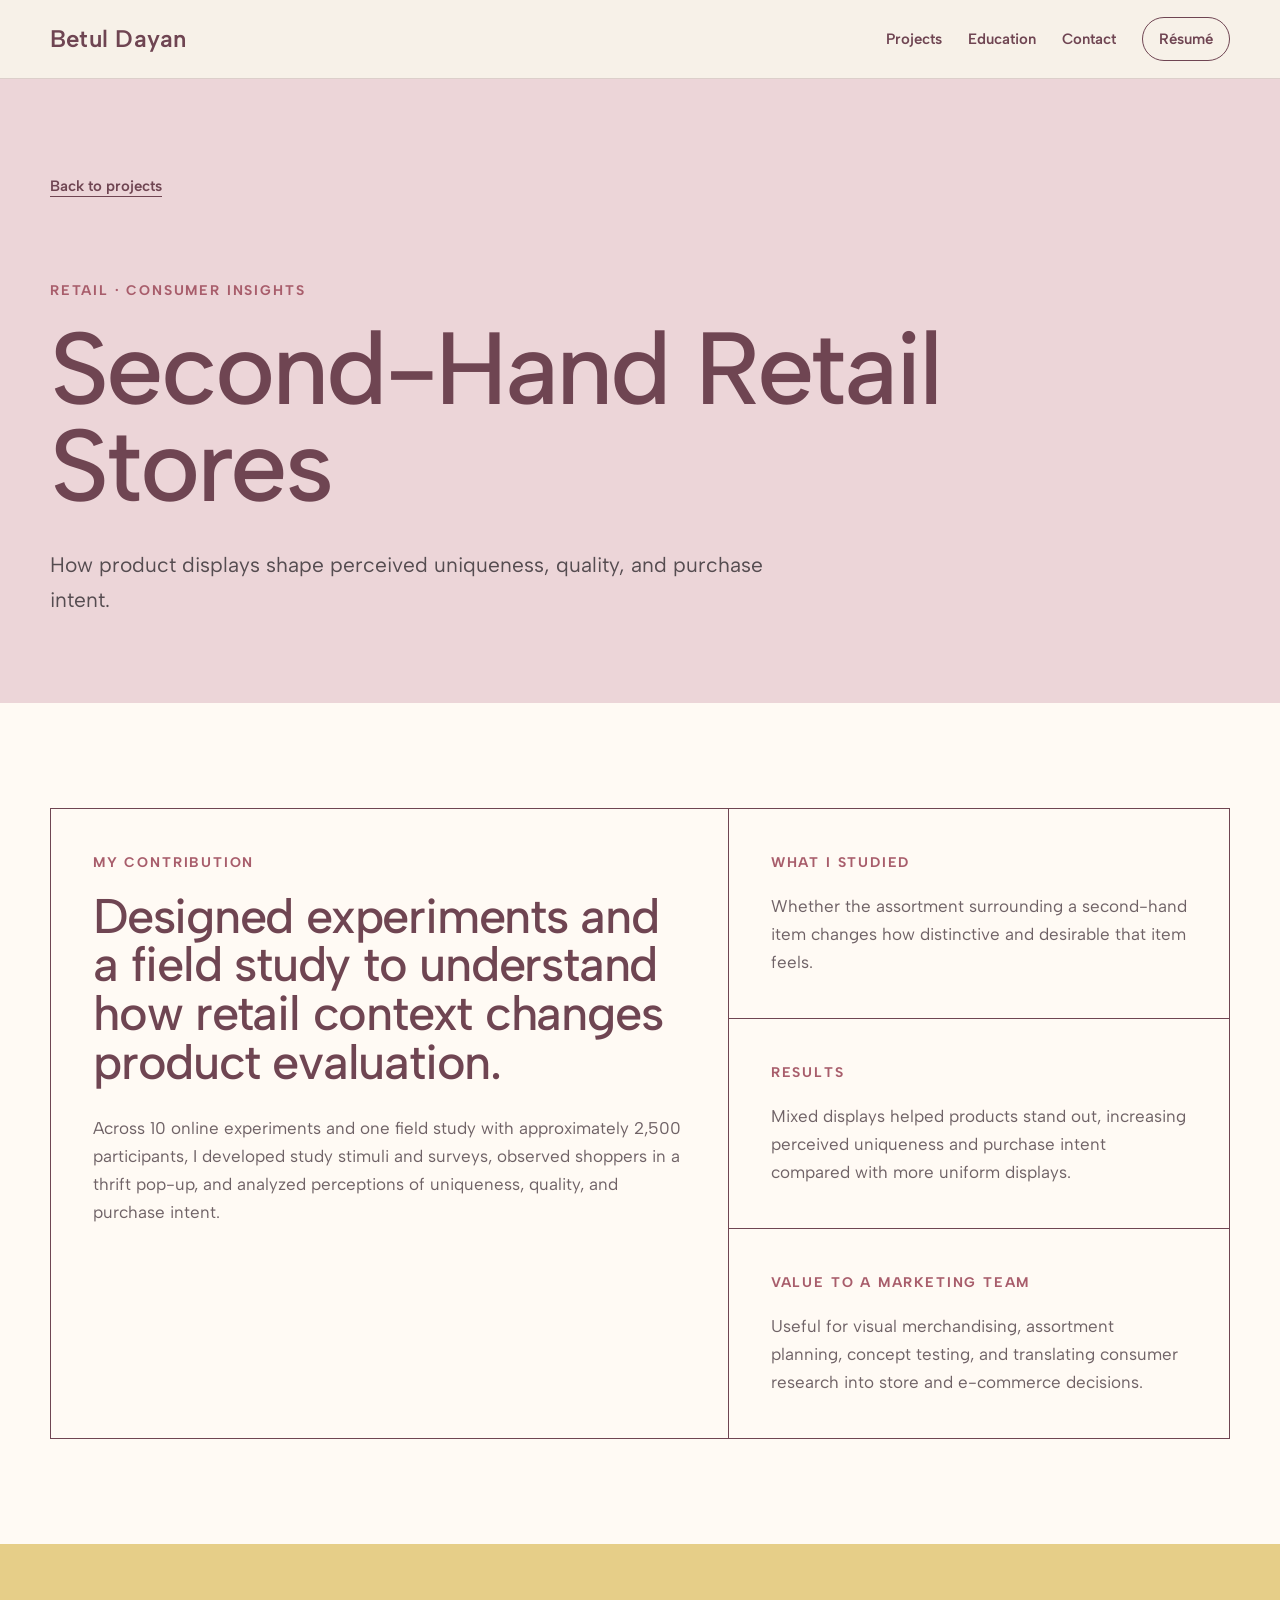
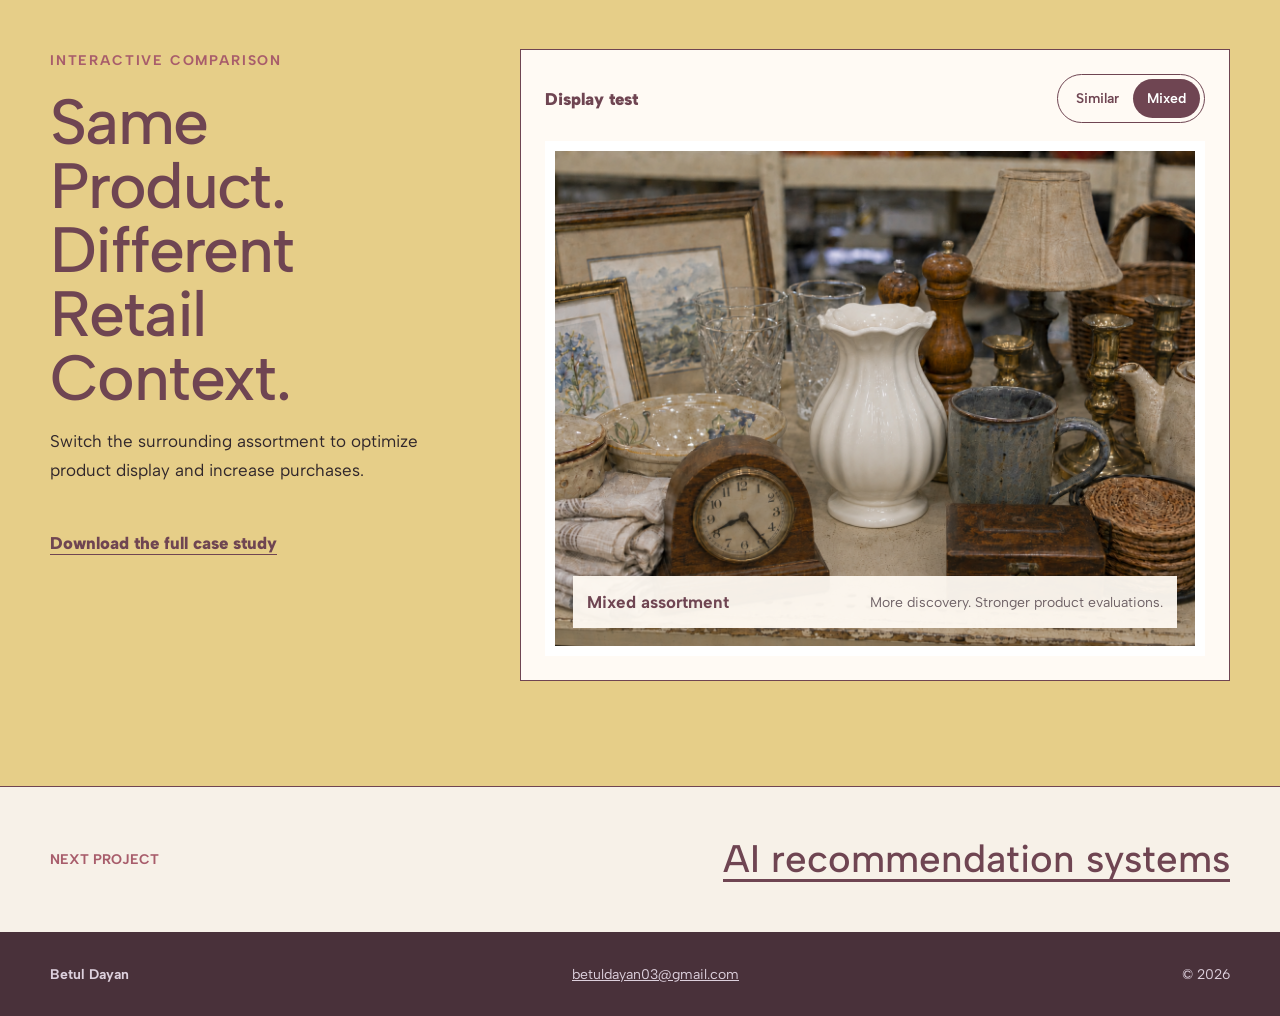
<file: thrift-retail.html>
<!doctype html>
<html lang="en">
  <head><meta charset="utf-8" /><meta name="viewport" content="width=device-width, initial-scale=1" /><meta name="description" content="Consumer insights case study on second-hand retail stores by Betul Dayan." /><title>Second-Hand Retail Stores | Betul Dayan</title><link rel="stylesheet" href="styles.css?v=21" /><script defer src="script.js"></script></head>
  <body id="top">
    <a class="skip-link" href="#main">Skip to content</a>
    <header class="site-header"><div class="shell nav-row"><a class="wordmark" href="index.html"><strong>Betul Dayan</strong></a><button class="menu-button" type="button" aria-expanded="false" aria-controls="site-nav"><span></span><span></span><span class="sr-only">Open navigation</span></button><nav id="site-nav" class="site-nav"><a href="index.html#work">Projects</a><a href="index.html#experience">Education</a><a href="index.html#contact">Contact</a><a class="nav-pill" href="assets/Betul_Dayan_Resume.pdf" download>Résumé</a></nav></div></header>
    <main id="main">
      <section class="project-hero"><div class="shell"><a class="back-link" href="index.html#work">Back to projects</a><p class="eyebrow">Retail · Consumer insights</p><h1>Second-Hand Retail Stores</h1><p>How product displays shape perceived uniqueness, quality, and purchase intent.</p></div></section>
      <section class="project-details"><div class="shell detail-grid"><article><p class="section-label">My contribution</p><h2>Designed experiments and a field study to understand how retail context changes product evaluation.</h2><p>Across 10 online experiments and one field study with approximately 2,500 participants, I developed study stimuli and surveys, observed shoppers in a thrift pop-up, and analyzed perceptions of uniqueness, quality, and purchase intent.</p></article><article><p class="section-label">What I studied</p><p>Whether the assortment surrounding a second-hand item changes how distinctive and desirable that item feels.</p></article><article><p class="section-label">Results</p><p>Mixed displays helped products stand out, increasing perceived uniqueness and purchase intent compared with more uniform displays.</p></article><article><p class="section-label">Value to a marketing team</p><p>Useful for visual merchandising, assortment planning, concept testing, and translating consumer research into store and e-commerce decisions.</p></article></div></section>
      <section class="project-demo-section"><div class="shell demo-layout"><div><p class="section-label">Interactive comparison</p><h2>Same Product. Different Retail Context.</h2><p>Switch the surrounding assortment to optimize product display and increase purchases.</p><a class="text-link" href="assets/Betul_Dayan_Consumer_Research_Case_Study.pdf" download>Download the full case study</a></div><div class="display-demo"><div class="demo-top"><p>Display test</p><div class="display-controls" role="group" aria-label="Choose display type"><button class="display-toggle" type="button" data-view="similar" aria-pressed="false">Similar</button><button class="display-toggle active" type="button" data-view="mixed" aria-pressed="true">Mixed</button></div></div><div class="display-frame"><img class="display-image similar-image" src="assets/similar-display.png" alt="A white vase surrounded by similar vases" /><img class="display-image mixed-image visible" src="assets/mixed-display.png" alt="A white vase surrounded by varied home goods" /><div class="display-caption"><strong id="display-name">Mixed assortment</strong><span id="display-result">More discovery. Stronger product evaluations.</span></div></div></div></div></section>
      <section class="next-project"><div class="shell"><span>Next project</span><a href="recommendation-systems.html">AI recommendation systems</a></div></section>
    </main>
    <footer><div class="shell footer-row"><strong>Betul Dayan</strong><a href="mailto:betuldayan03@gmail.com">betuldayan03@gmail.com</a><span>© <span id="year"></span></span></div></footer>
  </body>
</html>
</file>
<file: styles.css>
@import url('https://fonts.googleapis.com/css2?family=Albert+Sans:ital,wght@0,400;0,500;0,600;0,700;1,400&display=swap');

:root {
  --ink: #31272b; --paper: #f7f1e8; --paper-2: #fffaf4; --plum: #6f4552;
  --plum-dark: #49313a; --coral: #a85d6b; --yellow: #e6ce88;
  --lime: #e8dfc3; --sky: #e5ddd4; --rose: #ecd5d8;
  --font-display: "Albert Sans", Arial, sans-serif; --font-body: "Albert Sans", Arial, sans-serif;
  --line: #c9b9ad; --muted: #6f6266;
}
* { box-sizing: border-box; }
html { scroll-behavior: smooth; }
body { margin: 0; background: var(--paper); color: var(--ink); font-family: var(--font-body); font-size: 17px; line-height: 1.65; -webkit-font-smoothing: antialiased; }
img { display: block; max-width: 100%; }
a { color: inherit; }
button { font: inherit; }
.shell { width: min(1180px, calc(100% - 44px)); margin: 0 auto; }
.sr-only { position: absolute; width: 1px; height: 1px; padding: 0; margin: -1px; overflow: hidden; clip: rect(0,0,0,0); white-space: nowrap; border: 0; }
.skip-link { position: fixed; top: -80px; left: 18px; z-index: 100; border-radius: 99px; background: var(--yellow); padding: 10px 16px; font-weight: 800; }
.skip-link:focus { top: 18px; }
:focus-visible { outline: 3px solid var(--coral); outline-offset: 4px; }

.site-header { position: sticky; top: 0; z-index: 50; background: rgba(247,241,232,.94); border-bottom: 1px solid rgba(111,69,82,.2); backdrop-filter: blur(16px); }
.nav-row { min-height: 78px; display: flex; align-items: center; justify-content: space-between; gap: 28px; }
.wordmark { display: inline-flex; align-items: center; color: var(--plum); text-decoration: none; }
.wordmark strong { font-family: var(--font-display); font-size: 24px; font-weight: 600; letter-spacing: .01em; }
.site-nav { display: flex; align-items: center; gap: 26px; }
.site-nav a { color: var(--plum); font-size: 15px; font-weight: 600; text-decoration: none; }
.site-nav a:hover { color: var(--coral); }
.site-nav .nav-pill { border: 1px solid var(--plum); border-radius: 999px; padding: 9px 16px; }
.menu-button { display: none; border: 0; background: none; padding: 8px; }
.menu-button span:not(.sr-only) { display: block; width: 26px; height: 2px; margin: 6px 0; background: var(--plum); }

.eyebrow, .section-label { margin: 0 0 18px; color: var(--coral); font-size: 14px; font-weight: 700; letter-spacing: .13em; text-transform: uppercase; }
.home-hero { position: relative; overflow: hidden; padding: 110px 0 95px; background: var(--paper); }
.home-hero::after { content: ""; position: absolute; width: 420px; height: 420px; right: -130px; top: -180px; border-radius: 50%; background: var(--rose); opacity: .65; }
.home-hero .shell { position: relative; z-index: 1; }
.home-hero h1 { max-width: 1050px; margin: 0; color: var(--plum-dark); font-family: var(--font-display); font-size: clamp(4rem, 8.7vw, 8.2rem); font-weight: 500; line-height: .95; letter-spacing: -.03em; }
.home-hero h1.intro-title { max-width: 1000px; font-size: clamp(3rem, 6vw, 5.25rem); line-height: .98; white-space: normal; overflow-wrap: anywhere; text-wrap: balance; }
.hero-meta { display: flex; flex-wrap: wrap; gap: 12px 28px; margin-top: 50px; border-top: 1px solid var(--line); padding-top: 22px; color: var(--plum); font-size: 14px; font-weight: 700; letter-spacing: .08em; text-transform: uppercase; }

.about-section { padding: 110px 0; background: var(--plum); color: #fff; }
.about-layout { display: grid; grid-template-columns: .82fr 1.18fr; gap: 8vw; align-items: center; }
.about-photo { margin: 0; padding: 12px; background: var(--paper-2); transform: rotate(-1.5deg); box-shadow: 16px 18px 0 rgba(0,0,0,.13); }
.about-photo-frame { overflow: hidden; }
.about-photo img { width: 100%; height: min(600px, 60vw); object-fit: cover; object-position: center 34%; transform: scale(1.18); transform-origin: 50% 34%; }
.about-section .section-label { color: var(--yellow); }
.about-copy h2, .section-heading h2, .project-details h2, .project-demo-section h2, .rec-showcase h2, .operations-callout h2 { margin: 0; font-family: var(--font-display); font-size: clamp(3rem, 5.7vw, 5.8rem); font-weight: 500; line-height: 1; letter-spacing: -.025em; }
.about-lede { margin: 30px 0 14px; color: #fff; font-size: 22px; line-height: 1.45; }
.about-copy > p:not(.section-label):not(.about-lede) { color: #eadfe1; }
.stat-row { display: grid; grid-template-columns: repeat(3,1fr); margin-top: 45px; border-top: 1px solid #916978; border-bottom: 1px solid #916978; }
.stat-row div { padding: 24px 16px 22px 0; }
.stat-row strong, .stat-row span { display: block; }
.stat-row strong { color: var(--yellow); font-family: var(--font-display); font-size: 38px; line-height: 1; }
.stat-row span { margin-top: 8px; color: #eadfe1; font-size: 14px; font-weight: 700; text-transform: uppercase; }
.button-row { display: flex; align-items: center; gap: 25px; margin-top: 35px; }
.button { display: inline-flex; min-height: 50px; align-items: center; justify-content: center; border-radius: 999px; padding: 12px 22px; font-weight: 850; text-decoration: none; }
.primary-button { background: var(--yellow); color: var(--plum); }
.text-link { font-weight: 850; text-underline-offset: 5px; }
.text-link:hover { color: var(--coral); }

.capabilities-section, .projects-section, .experience-section { padding: 110px 0; }
.capabilities-section { background: var(--paper-2); }
.section-heading { display: flex; align-items: end; justify-content: space-between; gap: 30px; margin-bottom: 55px; }
.section-heading .section-label { margin-bottom: 12px; }
.section-heading h2 { color: var(--plum); }
.capability-grid { display: grid; grid-template-columns: repeat(6,1fr); gap: 18px; }
.capability-card { grid-column: span 2; min-height: 210px; display: grid; grid-template-columns: 42px minmax(0,1fr); grid-template-rows: auto 1fr; column-gap: 18px; row-gap: 12px; margin: 0; padding: 24px; border: 1px solid var(--plum); border-radius: 18px; box-shadow: 0 10px 25px rgba(111,69,82,.08); }
.capability-card span { grid-row: 1 / span 2; width: 42px; height: 42px; display: grid; place-items: center; border: 1px solid currentColor; border-radius: 50%; font-size: 14px; font-weight: 700; }
.capability-card h3 { margin: 0; font-family: var(--font-display); font-size: 27px; line-height: 1.1; letter-spacing: 0; }
.capability-card p { align-self: end; margin: 0; font-size: 16px; line-height: 1.5; }
.plum-card { background: var(--plum); color: #fff; }
.coral-card { background: var(--rose); }
.yellow-card { background: var(--yellow); }
.rose-card { background: #f4e5e4; }
.oat-card { background: var(--lime); }
.blue-card { background: var(--sky); }

.projects-section { background: var(--paper); }
.project-carousel-layout { display: grid; grid-template-columns: 48px minmax(0,1fr) 48px; gap: 14px; align-items: center; }
.project-carousel { overflow: hidden; }
.project-grid { display: flex; gap: 22px; overflow-x: auto; scroll-behavior: smooth; scroll-snap-type: x mandatory; scrollbar-width: none; }
.project-grid::-webkit-scrollbar { display: none; }
.project-card { flex: 0 0 calc((100% - 44px) / 3); display: flex; flex-direction: column; border: 1px solid var(--plum); background: var(--paper-2); scroll-snap-align: start; text-decoration: none; transition: transform .2s ease, box-shadow .2s ease; }
.project-card:hover { transform: translateY(-6px); box-shadow: 10px 12px 0 rgba(111,69,82,.14); }
.project-image, .project-art { aspect-ratio: 1.08; overflow: hidden; border-bottom: 1px solid var(--plum); }
.project-image img { width: 100%; height: 100%; object-fit: cover; }
.project-copy { min-height: 285px; display: flex; flex: 1; flex-direction: column; padding: 25px; }
.project-copy p { margin: 0 0 14px; color: var(--coral); font-size: 14px; font-weight: 700; letter-spacing: .08em; text-transform: uppercase; }
.project-copy h3 { margin: 0 0 20px; color: var(--plum); font-family: var(--font-display); font-size: 31px; font-weight: 500; line-height: 1.08; }
.project-copy span { margin-top: auto; color: var(--muted); font-size: 14px; font-weight: 600; }
.project-copy .project-summary { display: block; margin-top: 0; color: var(--ink); font-size: 16px; font-weight: 400; line-height: 1.55; }
.project-copy cite { font-style: normal; }
.carousel-button { width: 48px; height: 48px; border: 1px solid var(--plum); border-radius: 50%; background: var(--paper-2); color: var(--plum); font-size: 24px; font-weight: 800; line-height: 1; cursor: pointer; transition: background .2s ease, color .2s ease, opacity .2s ease; }
.carousel-button:hover:not(:disabled) { background: var(--plum); color: #fff; }
.carousel-button:disabled { opacity: .32; cursor: default; }
.project-art { position: relative; display: grid; place-items: center; }
.recommendation-gallery { position: relative; padding: 18px; background: var(--sky); }
.recommendation-gallery img { position: absolute; object-fit: cover; border: 6px solid var(--paper-2); box-shadow: 8px 10px 0 rgba(111,69,82,.16); }
.recommendation-gallery .gallery-main { left: 20px; top: 20px; width: 72%; height: 82%; object-position: center; transform: rotate(-2deg); }
.recommendation-gallery .gallery-secondary { right: 18px; bottom: 18px; width: 58%; height: 52%; object-position: center; transform: rotate(2deg); }
.sona-image { display: grid; place-items: center; padding: 42px 28px; background: var(--lime); }
.sona-image img { width: 100%; height: auto; object-fit: contain; }
.book-cover-image { display: grid; place-items: center; padding: 18px; background: var(--plum); }
.book-cover-image img { width: 100%; height: 100%; object-fit: contain; }
.small-business-image { display: grid; place-items: center; padding: 20px; background: #fff; }
.small-business-image img { width: 100%; height: 100%; object-fit: contain; }
.photography-image img { object-position: 72% center; }
.recommendation-art { background: var(--sky); }
.art-bottle { width: 72px; height: 150px; border-radius: 20px 20px 27px 27px; background: var(--paper-2); box-shadow: 10px 12px 0 rgba(111,69,82,.2); }
.art-bottle::before { content: ""; display: block; width: 32px; height: 25px; margin: -18px auto 0; border-radius: 7px 7px 0 0; background: var(--plum); }
.art-panel { position: absolute; right: 24px; bottom: 25px; width: 105px; padding: 12px; border: 1px solid var(--plum); background: var(--paper-2); transform: rotate(3deg); }
.art-panel i { display: block; height: 9px; margin: 7px 0; border-radius: 9px; background: var(--coral); }
.art-panel i:nth-child(2) { width: 75%; background: var(--yellow); }
.art-panel i:nth-child(3) { width: 55%; background: var(--lime); }
.recommendation-art b { position: absolute; left: 22px; top: 21px; color: var(--plum); font-family: var(--font-display); font-size: 23px; }
.operations-art { align-content: center; background: var(--lime); color: var(--plum); text-align: center; }
.operations-art strong, .operations-art span { display: block; }
.operations-art strong { font-family: var(--font-display); font-size: 96px; line-height: .9; }
.operations-art span { margin-top: 14px; font-size: 14px; font-weight: 700; letter-spacing: .08em; text-transform: uppercase; }
.publication-strip { display: grid; grid-template-columns: 135px 1fr 210px; gap: 24px; align-items: center; margin-top: 32px; border: 1px solid var(--plum); padding: 24px; background: var(--rose); }
.publication-strip span, .publication-strip em { font-size: 14px; font-weight: 600; }
.publication-strip span { color: var(--coral); text-transform: uppercase; }
.publication-strip strong { font-family: var(--font-display); font-size: 20px; line-height: 1.2; }
.publication-strip em { color: var(--muted); font-style: normal; }

.experience-section { background: var(--sky); }
.experience-grid { display: grid; grid-template-columns: 1.2fr .8fr; gap: 80px; }
.experience-list article { display: grid; grid-template-columns: 125px 1fr; gap: 30px; border-top: 1px solid rgba(111,69,82,.35); padding: 27px 0; }
.experience-list article:last-child { border-bottom: 1px solid rgba(111,69,82,.35); }
.experience-list time { color: var(--coral); font-size: 19px; font-weight: 600; line-height: 1.3; }
.experience-list h3 { margin: 0 0 3px; color: var(--plum); font-family: var(--font-display); font-size: 27px; font-weight: 500; }
.experience-list p { margin: 0; color: #4b5556; }
.skills-panel { border: 1px solid var(--plum); padding: 34px; background: var(--yellow); box-shadow: 9px 10px 0 rgba(111,69,82,.14); transform: rotate(1deg); }
.skill-list { display: flex; flex-wrap: wrap; gap: 8px; }
.skill-list span { border: 1px solid var(--plum); border-radius: 999px; padding: 8px 12px; background: rgba(255,255,255,.3); font-size: 15px; font-weight: 600; line-height: 1.35; }
.education { margin: 35px 0 0; font-size: 16px; }

.contact-section { padding: 100px 0; background: var(--yellow); }
.contact-layout { display: grid; grid-template-columns: .95fr 1.05fr; gap: 80px; align-items: center; }
.contact-section h2 { margin: 0; color: var(--plum); font-family: var(--font-display); font-size: clamp(3.2rem, 6vw, 6rem); font-weight: 500; line-height: .98; letter-spacing: -.025em; }
.contact-links { display: grid; grid-template-columns: repeat(2, minmax(0,1fr)); gap: 12px; }
.contact-item { min-height: 132px; display: flex; flex-direction: column; justify-content: space-between; gap: 22px; border: 1px solid var(--plum); border-radius: 16px; padding: 20px; background: rgba(255,250,244,.52); color: var(--plum); text-decoration: none; transition: transform .2s ease, background .2s ease, box-shadow .2s ease; }
.contact-item:hover { transform: translateY(-3px); background: var(--paper-2); box-shadow: 0 9px 20px rgba(111,69,82,.1); }
.contact-item span { color: var(--coral); font-size: 14px; font-weight: 700; letter-spacing: .1em; text-transform: uppercase; }
.contact-item strong { font-family: var(--font-display); font-size: clamp(1.05rem, 1.5vw, 1.3rem); font-weight: 500; line-height: 1.25; overflow-wrap: anywhere; }
footer { background: var(--plum-dark); color: #ddd0dd; }
.footer-row { min-height: 84px; display: flex; align-items: center; justify-content: space-between; gap: 30px; font-size: 14px; }

/* Project pages */
.project-hero { padding: 92px 0 85px; background: var(--rose); }
.project-hero.rec-hero { background: var(--sky); }
.project-hero.ops-hero { background: var(--lime); }
.back-link { display: inline-block; margin-bottom: 80px; color: var(--plum); font-size: 15px; font-weight: 600; text-underline-offset: 5px; }
.project-hero h1 { max-width: 1000px; margin: 0; color: var(--plum); font-family: var(--font-display); font-size: clamp(4rem, 8vw, 7.7rem); font-weight: 500; line-height: .95; letter-spacing: -.03em; }
.project-hero > .shell > p:last-child { max-width: 720px; margin: 34px 0 0; color: #554c50; font-size: 21px; }
.project-details { padding: 105px 0; background: var(--paper-2); }
.detail-grid { display: grid; grid-template-columns: 1.15fr .85fr; gap: 1px; border: 1px solid var(--plum); background: var(--plum); }
.detail-grid article { min-height: 300px; padding: 42px; background: var(--paper-2); }
.detail-grid article:first-child { grid-row: span 3; }
.detail-grid article:not(:first-child) { min-height: 0; }
.detail-grid h2 { color: var(--plum); font-size: clamp(2.7rem, 4.8vw, 4.7rem); }
.detail-grid article:first-child h2 { font-size: clamp(2.35rem, 3.8vw, 3.8rem); }
.detail-grid article > p:last-child { margin: 0; color: var(--muted); }
.detail-grid article:first-child > p:last-child { margin-top: 28px; }
.project-demo-section, .rec-showcase { padding: 105px 0; background: var(--yellow); }
.demo-layout, .rec-layout { display: grid; grid-template-columns: .72fr 1.28fr; gap: 70px; align-items: start; }
.project-demo-section h2, .rec-showcase h2 { color: var(--plum); font-size: clamp(2.8rem, 5vw, 5rem); }
.project-demo-section .text-link { display: inline-block; margin-top: 28px; color: var(--plum); }
.small-business-showcase { background: var(--rose); }
.campaign-artwork { max-width: 500px; margin: 0 auto; border: 1px solid var(--plum); padding: 24px; background: #fff; box-shadow: 12px 14px 0 rgba(111,69,82,.13); }
.campaign-artwork img { width: 100%; height: auto; }
.social-content-showcase { background: var(--yellow); }
.social-content-layout { align-items: center; }
.instagram-reel-link { display: inline-block; margin-top: 28px; color: var(--plum); }
.instagram-reel-frame { width: min(100%, 430px); aspect-ratio: 9 / 16; justify-self: center; overflow: hidden; border: 1px solid var(--plum); border-radius: 22px; padding: 8px; background: #fff; box-shadow: 12px 14px 0 rgba(111,69,82,.14); }
.instagram-reel-frame iframe { width: 100%; height: 100%; display: block; border: 0; border-radius: 14px; background: #fff; }
.display-demo { padding: 24px; border: 1px solid var(--plum); background: var(--paper-2); }
.demo-top { display: flex; align-items: center; justify-content: space-between; gap: 20px; margin-bottom: 18px; }
.demo-top p { margin: 0; color: var(--plum); font-weight: 900; }
.display-controls { display: flex; border: 1px solid var(--plum); border-radius: 999px; padding: 4px; }
.display-toggle { border: 0; border-radius: 999px; padding: 8px 14px; background: transparent; color: var(--plum); font-size: 14px; font-weight: 600; cursor: pointer; }
.display-toggle.active { background: var(--plum); color: #fff; }
.display-frame { position: relative; min-height: 515px; overflow: hidden; border: 10px solid #fff; background: #fff; }
.display-image { position: absolute; inset: 0; width: 100%; height: 100%; object-fit: cover; opacity: 0; transition: opacity .35s ease; }
.display-image.visible { opacity: 1; }
.display-caption { position: absolute; left: 18px; right: 18px; bottom: 18px; display: flex; justify-content: space-between; gap: 15px; align-items: center; background: rgba(255,250,243,.95); padding: 12px 14px; }
.display-caption strong { color: var(--plum); }
.display-caption span { color: var(--muted); font-size: 14px; text-align: right; }
.rec-showcase { background: var(--plum); color: #fff; }
.rec-layout { grid-template-columns: 1.18fr .82fr; align-items: center; }
.rec-showcase .section-label { color: var(--yellow); }
.rec-showcase h2 { color: #fff; }
.recommendation-comparison-section { padding: 105px 0; background: var(--paper); }
.recommendation-comparison-intro { max-width: 780px; }
.recommendation-comparison-intro h2 { margin: 0; color: var(--plum); font-family: var(--font-display); font-size: clamp(2.5rem, 5vw, 4.8rem); font-weight: 500; line-height: 1; letter-spacing: -.025em; }
.recommendation-comparison-intro > p:last-child { max-width: 640px; margin: 22px 0 0; color: #5f5559; font-size: 18px; line-height: 1.65; }
.recommendation-comparison-grid { display: grid; grid-template-columns: repeat(2, minmax(0, 1fr)); gap: 24px; margin-top: 46px; }
.recommendation-comparison-grid figure { margin: 0; border: 1px solid var(--plum); background: #fff; padding: 14px; box-shadow: 9px 11px 0 rgba(111,69,82,.14); }
.recommendation-comparison-grid figcaption { display: grid; gap: 5px; min-height: 82px; padding: 8px 8px 14px; }
.recommendation-comparison-grid figcaption strong { color: var(--plum); font-family: var(--font-display); font-size: 27px; font-weight: 500; }
.recommendation-comparison-grid figcaption span { color: #61575a; font-size: 16px; line-height: 1.5; }
.recommendation-comparison-grid a { display: block; overflow: hidden; border: 1px solid #ded6d0; background: #fff; }
.recommendation-comparison-grid img { display: block; width: 100%; aspect-ratio: 1.05 / 1; object-fit: contain; }
.recommendation-evidence-gallery { display: grid; grid-template-columns: 1.05fr .95fr; gap: 14px; align-items: start; padding: 8px 10px 24px 0; }
.recommendation-evidence-gallery figure { margin: 0; overflow: hidden; border: 6px solid var(--paper-2); background: var(--paper-2); box-shadow: -10px 12px 0 var(--coral); }
.recommendation-evidence-gallery figure:first-child { transform: rotate(-1.5deg); }
.recommendation-evidence-gallery figure:last-child { margin-top: 64px; transform: rotate(1.5deg); }
.recommendation-evidence-gallery img { display: block; width: 100%; height: auto; object-fit: cover; }
.recommendation-browser { border: 1px solid #c9b3bb; border-radius: 18px; overflow: hidden; background: var(--paper-2); color: var(--ink); box-shadow: -10px 12px 0 var(--coral); transform: rotate(-1deg); }
.browser-bar { display: flex; align-items: center; gap: 7px; min-height: 44px; border-bottom: 1px solid #d4cbc5; padding: 0 15px; background: #f3ece4; }
.browser-bar > span { width: 8px; height: 8px; border-radius: 50%; background: var(--coral); }
.browser-bar > span:nth-child(2) { background: var(--yellow); }
.browser-bar > span:nth-child(3) { background: var(--lime); }
.browser-bar em { margin-left: 10px; color: #776e71; font-size: 14px; }
.product-row { display: grid; grid-template-columns: .75fr 1.25fr; min-height: 470px; }
.product-hero { display: flex; flex-direction: column; align-items: center; justify-content: center; border-right: 1px solid #d4cbc5; padding: 28px; text-align: center; }
.bottle { position: relative; width: 78px; height: 170px; border-radius: 25px 25px 32px 32px; background: var(--sky); }
.bottle::before { content: ""; position: absolute; top: -24px; left: 22px; width: 34px; height: 30px; border-radius: 8px 8px 2px 2px; background: var(--plum); }
.product-hero p { margin: 32px 0 4px; color: var(--coral); font-size: 14px; font-weight: 700; text-transform: uppercase; }
.recommendation-column { padding: 42px 26px; }
.rec-label { margin: 0 0 22px; font-family: var(--font-display); font-size: 24px; }
.rec-card { display: grid; grid-template-columns: 48px 1fr auto; gap: 12px; align-items: center; border: 1px solid #d8cec6; border-radius: 14px; margin-bottom: 12px; padding: 13px; background: #fff; }
.mini-product { width: 44px; height: 44px; border-radius: 10px; }
.mini-product.coral { background: var(--coral); }
.mini-product.blue { background: var(--sky); }
.rec-card strong, .rec-card small { display: block; }
.rec-card small { color: var(--muted); }
.rec-card b { color: var(--plum); font-size: 14px; }
.operations-callout { padding: 120px 0; background: var(--lime); }
.operations-callout h2 { max-width: 1050px; color: var(--plum); }
.next-project { border-top: 1px solid var(--plum); background: var(--paper); }
.next-project .shell { min-height: 145px; display: flex; align-items: center; justify-content: space-between; gap: 25px; }
.next-project span { color: var(--coral); font-size: 14px; font-weight: 700; text-transform: uppercase; }
.next-project a { color: var(--plum); font-family: var(--font-display); font-size: clamp(1.8rem, 3vw, 3rem); font-weight: 500; text-underline-offset: 7px; }

/* Photography */
.photography-hero { padding: 92px 0 85px; background: var(--plum); color: #fff; }
.photography-hero .back-link { color: var(--yellow); }
.photography-hero .eyebrow { color: var(--yellow); }
.photography-hero h1 { max-width: 1000px; margin: 0; font-family: var(--font-display); font-size: clamp(4rem, 8vw, 7.7rem); font-weight: 500; line-height: .95; letter-spacing: -.03em; }
.photography-hero .photography-intro { max-width: 760px; margin: 34px 0 0; color: #ddd0dd; font-size: 21px; }
.photography-instagram { display: inline-block; margin-top: 28px; border: 1px solid var(--yellow); border-radius: 999px; padding: 12px 18px; color: var(--yellow); font-size: 16px; font-weight: 600; text-decoration: none; transition: background .2s ease, color .2s ease; }
.photography-instagram:hover { background: var(--yellow); color: var(--plum); }
.photography-gallery-section { padding: 90px 0 110px; background: var(--paper); }
.photography-album + .photography-album { margin-top: 100px; border-top: 1px solid var(--line); padding-top: 80px; }
.photography-album-heading { max-width: 720px; margin-bottom: 32px; }
.photography-album-heading h2 { margin: 0; color: var(--plum); font-family: var(--font-display); font-size: clamp(2.5rem, 4vw, 4rem); font-weight: 500; line-height: 1; letter-spacing: -.025em; }
.photography-album-heading > p:last-child { margin: 18px 0 0; color: var(--muted); font-size: 18px; }
.photography-grid { width: 100%; display: grid; grid-template-columns: repeat(4, minmax(0,1fr)); align-items: start; gap: 14px; }
.photography-grid figure { display: flex; min-width: 0; flex-direction: column; margin: 0; overflow: hidden; border: 1px solid var(--plum); background: var(--paper-2); padding: 8px; box-shadow: 0 10px 24px rgba(111,69,82,.08); }
.photography-grid a { display: block; overflow: hidden; }
.photography-grid img { display: block; width: 100%; height: auto; transition: transform .35s ease; }
.photography-grid figure:hover img { transform: scale(1.02); }

.reveal { opacity: 0; transform: translateY(22px); transition: opacity .7s ease, transform .7s ease; }
.reveal.visible { opacity: 1; transform: none; }

@media (max-width: 1000px) {
  .capability-grid { grid-template-columns: repeat(2,1fr); }
  .capability-card, .capability-card:nth-last-child(2), .capability-card:last-child { grid-column: auto; }
  .project-card { flex-basis: calc((100% - 22px) / 2); }
  .experience-grid, .contact-layout, .demo-layout, .rec-layout { grid-template-columns: 1fr; }
  .publication-strip { grid-template-columns: 120px 1fr; }
  .publication-strip em { grid-column: 2; }
  .photography-grid { grid-template-columns: repeat(3, minmax(0,1fr)); }
}

@media (max-width: 760px) {
  .shell { width: min(100% - 28px, 1180px); }
  .nav-row { min-height: 68px; }
  .menu-button { display: block; }
  .site-nav { position: absolute; left: 0; right: 0; top: 68px; display: none; flex-direction: column; align-items: stretch; gap: 0; border-bottom: 1px solid var(--plum); padding: 14px 20px 22px; background: var(--paper); }
  .site-nav.open { display: flex; }
  .site-nav a { padding: 12px 2px; }
  .site-nav .nav-pill { margin-top: 8px; text-align: center; }
  .home-hero { padding: 78px 0 70px; }
  .home-hero h1 { font-size: clamp(3.5rem, 17vw, 5.2rem); }
  .home-hero h1.intro-title { font-size: clamp(2.8rem, 12vw, 4rem); }
  .about-section, .capabilities-section, .projects-section, .experience-section, .contact-section, .project-details, .project-demo-section, .rec-showcase { padding: 80px 0; }
  .about-layout { grid-template-columns: 1fr; gap: 55px; }
  .about-photo { max-width: 520px; }
  .about-photo img { height: 520px; }
  .stat-row { grid-template-columns: 1fr; }
  .stat-row div { border-bottom: 1px solid #916978; }
  .stat-row div:last-child { border-bottom: 0; }
  .section-heading { display: block; }
  .capability-grid { grid-template-columns: 1fr; }
  .project-carousel-layout { grid-template-columns: 40px minmax(0,1fr) 40px; gap: 8px; }
  .carousel-button { width: 40px; height: 40px; font-size: 20px; }
  .project-card { flex-basis: 86%; }
  .publication-strip { grid-template-columns: 1fr; }
  .publication-strip em { grid-column: auto; }
  .experience-grid { gap: 50px; }
  .experience-list article { grid-template-columns: 1fr; gap: 6px; }
  .contact-layout { gap: 45px; }
  .contact-links { grid-template-columns: 1fr; }
  .footer-row { min-height: 118px; align-items: flex-start; justify-content: center; flex-direction: column; gap: 3px; }
  .project-hero { padding: 65px 0 70px; }
  .back-link { margin-bottom: 55px; }
  .project-hero h1 { font-size: clamp(3.6rem, 17vw, 5.5rem); }
  .detail-grid { grid-template-columns: 1fr; }
  .detail-grid article:first-child { grid-row: auto; }
  .detail-grid article { min-height: 0; padding: 30px 24px; }
  .display-demo { padding: 16px; }
  .demo-top { align-items: flex-start; flex-direction: column; }
  .display-frame { min-height: 410px; }
  .display-caption { align-items: flex-start; flex-direction: column; }
  .display-caption span { text-align: left; }
  .recommendation-browser { transform: none; box-shadow: 7px 8px 0 var(--coral); }
  .recommendation-comparison-section { padding: 75px 0; }
  .recommendation-comparison-grid { grid-template-columns: 1fr; gap: 22px; margin-top: 34px; }
  .recommendation-comparison-grid figcaption { min-height: auto; }
  .recommendation-evidence-gallery { grid-template-columns: 1fr 1fr; gap: 10px; padding-right: 0; }
  .recommendation-evidence-gallery figure { box-shadow: 7px 8px 0 var(--coral); }
  .recommendation-evidence-gallery figure:first-child, .recommendation-evidence-gallery figure:last-child { transform: none; }
  .recommendation-evidence-gallery figure:last-child { margin-top: 28px; }
  .product-row { grid-template-columns: 1fr; }
  .product-hero { min-height: 300px; border-right: 0; border-bottom: 1px solid #d4cbc5; }
  .next-project .shell { align-items: flex-start; justify-content: center; flex-direction: column; }
  .photography-hero { padding: 65px 0 70px; }
  .photography-hero h1 { font-size: clamp(3.6rem, 17vw, 5.5rem); }
  .photography-gallery-section { padding-bottom: 80px; }
  .photography-grid { width: 100%; grid-template-columns: repeat(2, minmax(0,1fr)); gap: 12px; }
  .photography-album + .photography-album { margin-top: 72px; padding-top: 60px; }
}

@media (prefers-reduced-motion: reduce) {
  html { scroll-behavior: auto; }
  *, *::before, *::after { animation-duration: .01ms !important; transition-duration: .01ms !important; }
  .reveal { opacity: 1; transform: none; }
}
</file>
